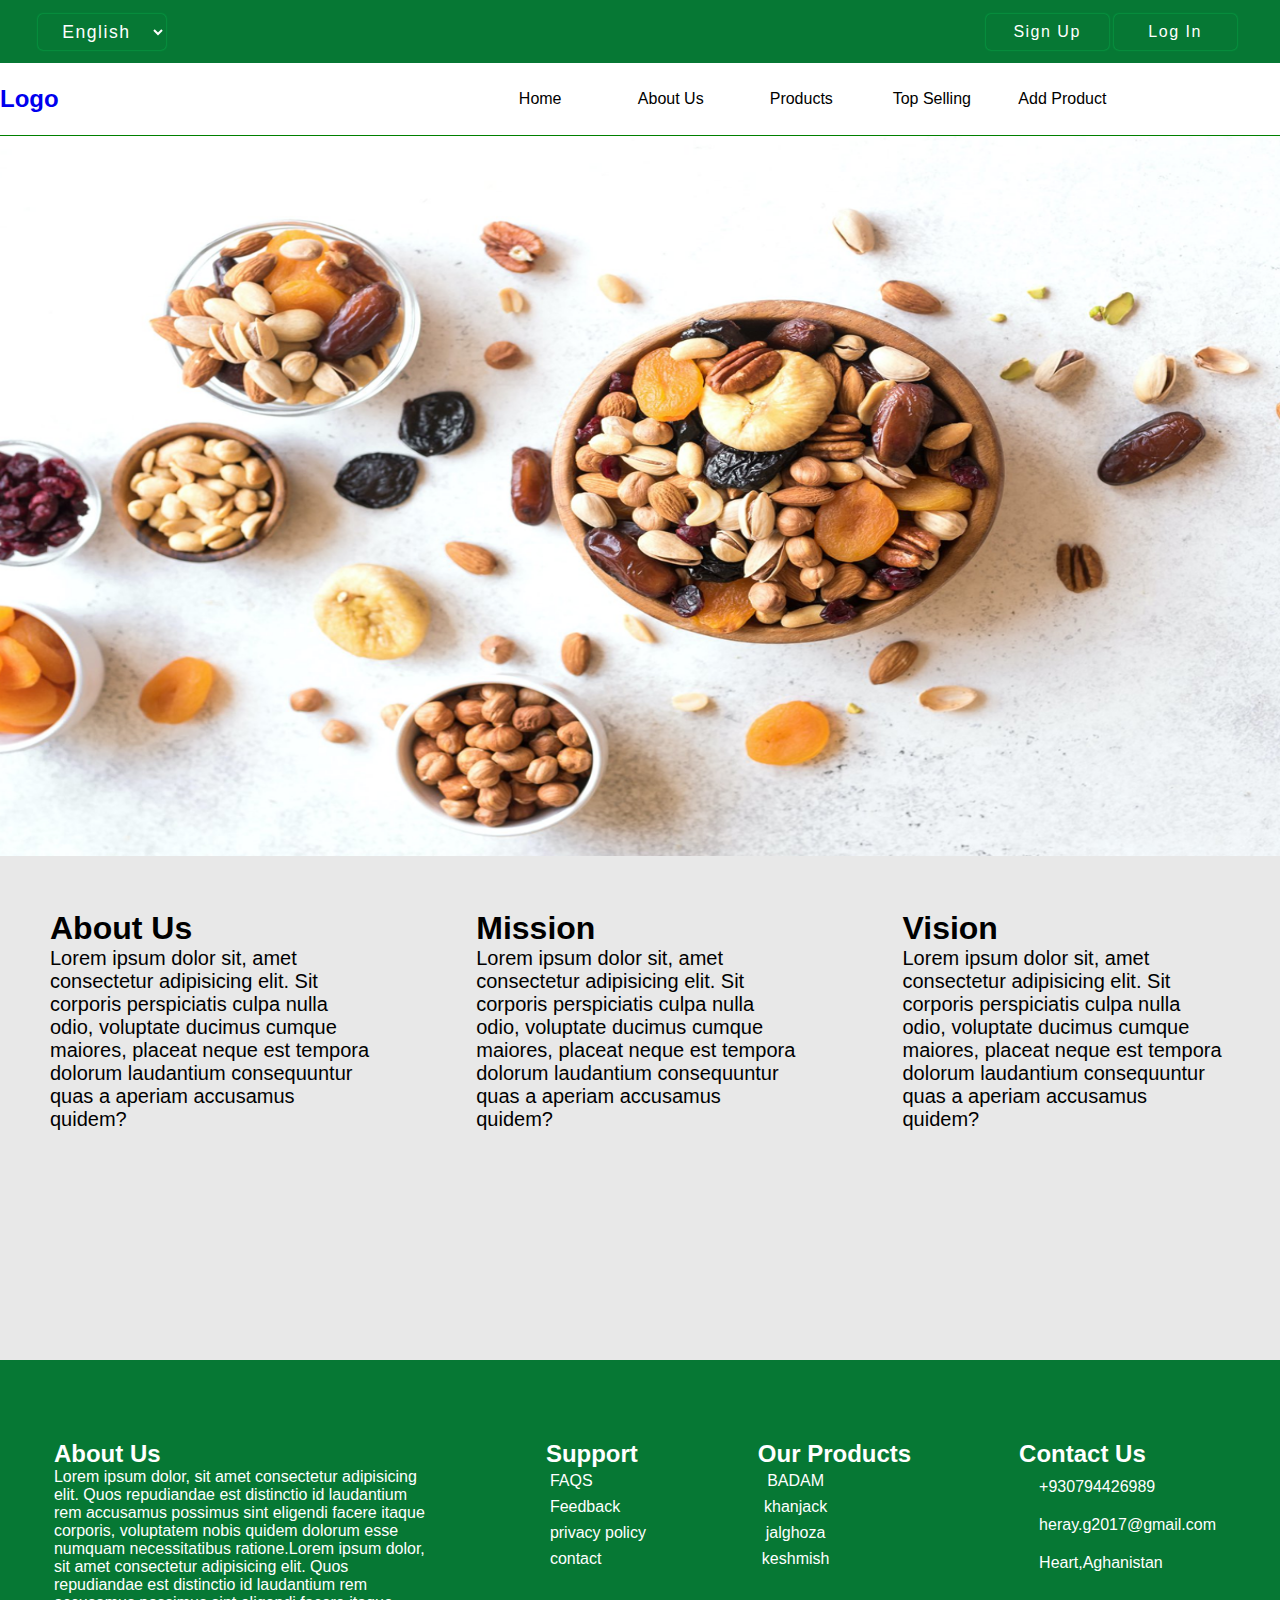
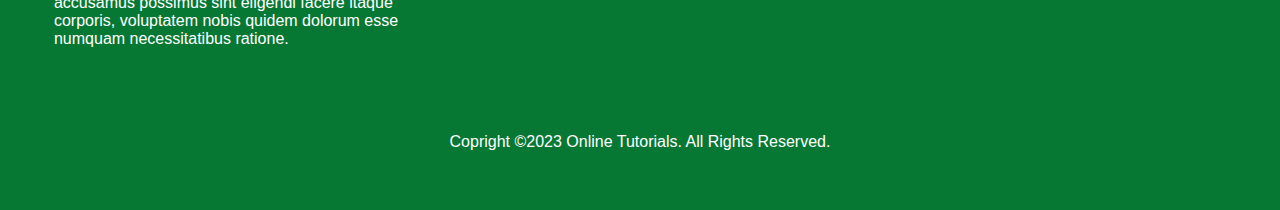
<file: AboutUs/aboutUs.html>
<!DOCTYPE html>
<html lang="en">
  <head>
    <meta charset="UTF-8" />
    <meta http-equiv="X-UA-Compatible" content="IE=edge" />
    <meta name="viewport" content="width=device-width, initial-scale=1.0" />
    <link rel="stylesheet" href="../css/style.css" />
    <title>Dry Fruits Website</title>
    <link rel="stylesheet" href="https://cdnjs.cloudflare.com/ajax/libs/font-awesome/6.4.0/css/all.min.css" integrity="sha512-iecdLmaskl7CVkqkXNQ/ZH/XLlvWZOJyj7Yy7tcenmpD1ypASozpmT/E0iPtmFIB46ZmdtAc9eNBvH0H/ZpiBw==" crossorigin="anonymous" referrerpolicy="no-referrer" />
  </head>
  <body>
    <header>
        <div id="language">
          <select>
            <option value="">English</option>
            <option value="" id="farsi">فارسی</option>
            <option value="" id="farsi">پښتو</option>
          </select>
        </div>
        <div id="login">
          <button type="button">
            <a href="../user/register.html">Sign Up</a>
          </button>
          <button type="button"><a href="../user/login.html">Log In</a></button>
        </div>
      </header>
      <section class="navbar">
        <a style="text-decoration: none;" href="../html/index.html"><h2>Logo</h2></a>
        <ul>
          <li>
          <li>
            <a href="../html/index.html">Home</a>
          </li>
          <li>
            <a href="../AboutUs/aboutUs.html">About Us</a>
          </li>
          <li>
            <a href="../products/products.html">Products</a>
          </li>
          <li>
            <a href="../top-selling/top-selling.html">Top Selling</a>
          </li>
          <li><a href="../html/addProduct.html">Add Product</a></li>
        </ul>
      </section>
    </header>
    <!-- about us html code -->
    <main >
        <section class="aboutUs">
            <div class="about-image">
                <img src="dryfruits-bg.png" alt="dry Fruit image">
            </div>

            <div class="about-cont">
                <div class="about-us">
                    <h1>About Us</h1>
                    <p>
                        Lorem ipsum dolor sit, amet consectetur adipisicing elit.
                        Sit corporis perspiciatis culpa nulla odio, voluptate ducimus
                        cumque maiores, placeat neque est tempora dolorum 
                        laudantium consequuntur quas a aperiam accusamus quidem?
                    </p>
                    <ul class="sci">
                      <li>
                        <a href="#"><i class="fa-brands fa-facebook-f"></i></a>
                      </li>
                      <li>
                        <a href="#"><i class="fa-brands fa-twitter"></i></a>
                      </li>
                      <li>
                        <a href="#"><i class="fa-brands fa-instagram"></i></a>
                      </li>
                      <li>
                        <a href="#"><i class="fa-brands fa-youtube"></i></a>
                      </li>
                    </ul>
                </div>
                <div class="about-us">
                    <h1>Mission</h1>
                    <p>
                        Lorem ipsum dolor sit, amet consectetur adipisicing elit.
                        Sit corporis perspiciatis culpa nulla odio, voluptate ducimus
                        cumque maiores, placeat neque est
                        tempora dolorum laudantium consequuntur quas a aperiam accusamus quidem?
                    </p>
                </div>

                <div class="about-us">
            
                    <h1>Vision</h1>
                    <p>
                        Lorem ipsum dolor sit, amet consectetur adipisicing elit.
                        Sit corporis perspiciatis culpa nulla odio, voluptate ducimus
                        cumque maiores, placeat neque est
                        tempora dolorum laudantium consequuntur quas a aperiam accusamus quidem?
                    </p>
                </div>
           </div>
        </section>
    </main>

    <footer>
        <section class="container" >
      <section class="sec-aboutus">
        <h2>About Us</h2>
        <p>
          Lorem ipsum dolor, sit amet consectetur adipisicing elit. Quos
          repudiandae est distinctio id laudantium rem accusamus possimus sint
          eligendi facere itaque corporis, voluptatem nobis quidem dolorum esse
          numquam necessitatibus ratione.Lorem ipsum dolor, sit amet consectetur adipisicing elit. Quos
          repudiandae est distinctio id laudantium rem accusamus possimus sint
          eligendi facere itaque corporis, voluptatem nobis quidem dolorum esse
          numquam necessitatibus ratione.
        </p>
        <ul class="social">
          <li>
            <a href="#"><i class="fa-brands fa-facebook-f"></i></a>
          </li>
          <li>
            <a href="#"><i class="fa-brands fa-twitter"></i></a>
          </li>
          <li>
            <a href="#"><i class="fa-brands fa-instagram"></i></a>
          </li>
          <li>
            <a href="#"><i class="fa-brands fa-youtube"></i></a>
          </li>
        </ul>
      </section>
      <section class="sec-quicklinks">
        <h2>Support</h2>
        <ul>
          <li><a href="../FAQS/faqs.html">FAQS</a></li>
          <li><a href="../Feedbackp/feedbackP.html">Feedback</a></li>
          <li><a href="../privacy/privacy.html">privacy policy</a></li>
          <li><a href="#">contact</a></li>
        </ul>
      </section>
      <section class="sec-products">
        <h2>Our Products</h2>
        <ul>
          <li><a href="#">BADAM</a></li>
          <li><a href="#">khanjack</a></li>
          <li><a href="#">jalghoza</a></li>
          <li><a href="#">keshmish</a></li>
        </ul>
      </section>
      <section class="sec-contactus">
        <h2>Contact Us</h2>
        <ul class="info">
          <li>
           <i class="fa-solid fa-phone"></i>
           <a href="Tel:+930794426989">+930794426989</a>
          </li>
          <li>
            <i class="fa-solid fa-envelope"></i>
            <a href="mailto:nasahc99@gmail.com">heray.g2017@gmail.com</a>
          </li>
          <li>
            <i class="fa-solid fa-location-dot"></i>
            <p class="address">Heart,Aghanistan</p>
          </li>
        </ul>
      </section>
    </section>
      <section class="copyrightText">
        <p>Copright ©2023 Online Tutorials. All Rights Reserved.</p>
      </section>
    </footer>
  </body>
</html>
</file>
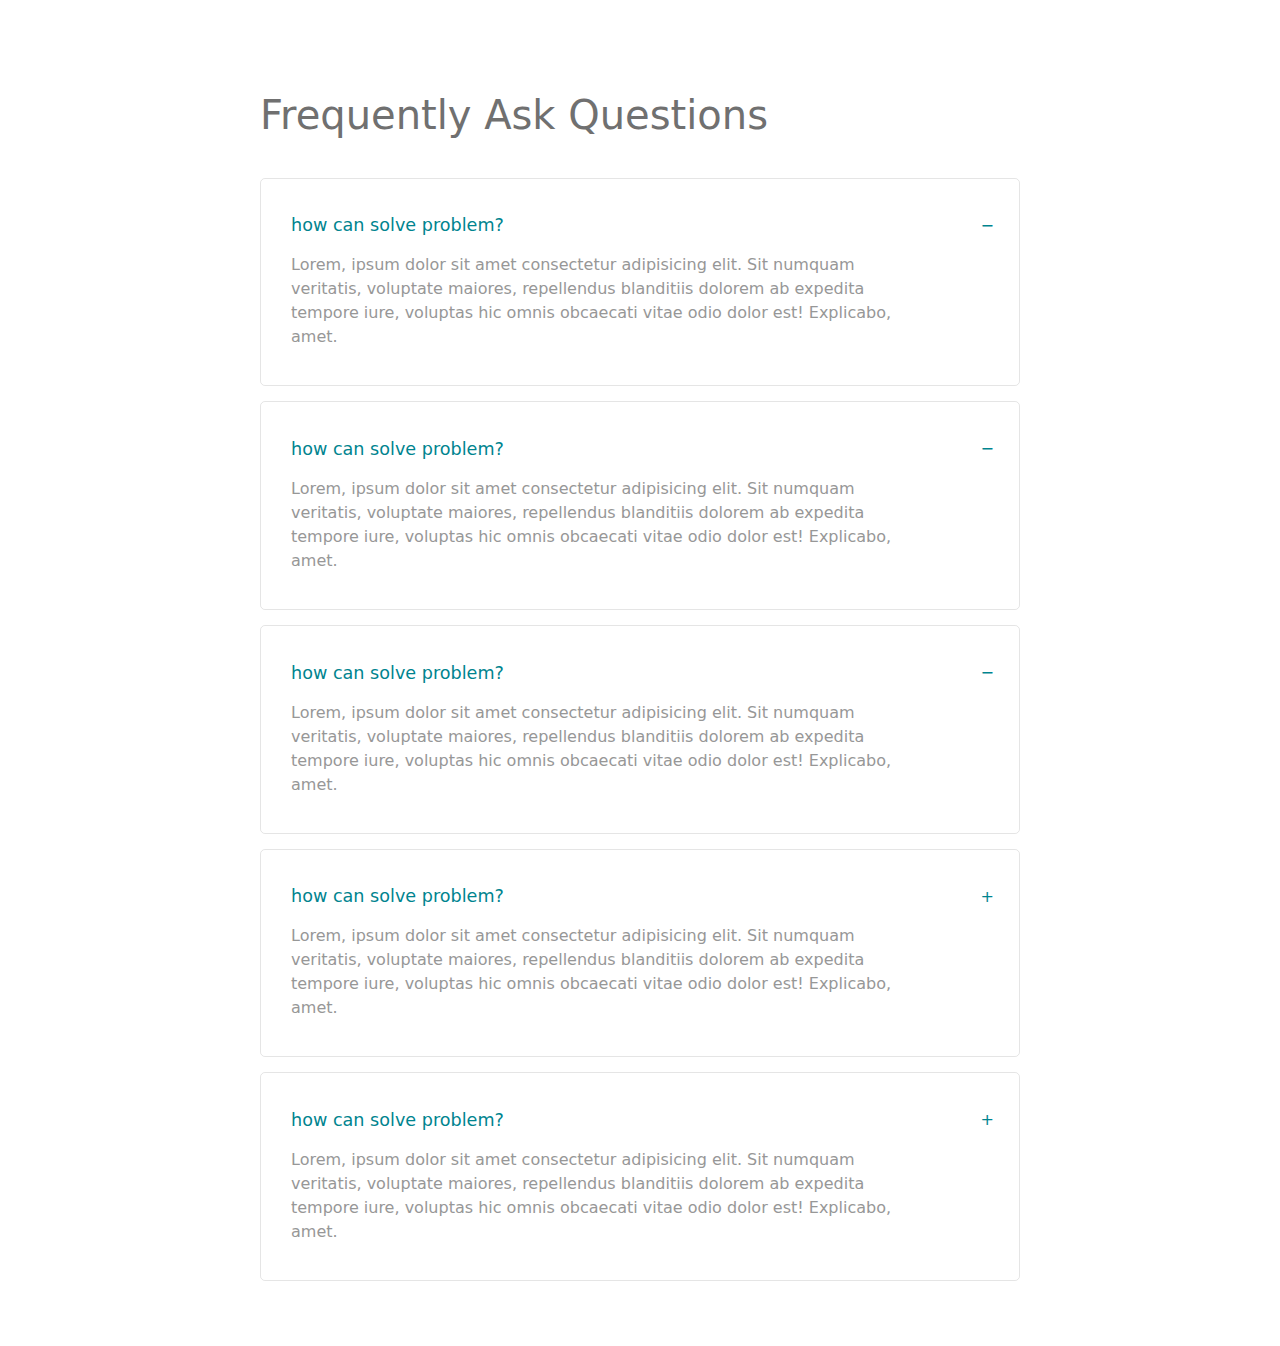
<file: FAQS/faqs.html>
<!DOCTYPE html>
<html lang="en">
<head>
    <meta charset="UTF-8">
    <meta name="viewport" content="width=device-width, initial-scale=1.0">
    <title>Frequently Asked Questions</title>
    <link rel="stylesheet" href="styleff.css">
</head>
<body>
     <main>
        <h1>Frequently Ask Questions</h1><!-- Faqs 1 -->
        <div class="frq open">
            <div class="faq_text">
                <h2>how can solve problem?</h2>
                <p>Lorem, ipsum dolor sit amet consectetur adipisicing elit. Sit numquam veritatis,
                     voluptate maiores, repellendus blanditiis dolorem ab expedita tempore iure,
                    voluptas hic omnis obcaecati vitae odio dolor est! Explicabo, amet.</p>
            </div>
            <span class="btn">&#8722;</span>
    
        </div><!-- Faqs 1 end -->

        <!-- Faqs 2 -->
        <div class="frq open">
            <div class="faq_text">
                <h2>how can solve problem?</h2>
                <p>Lorem, ipsum dolor sit amet consectetur adipisicing elit. Sit numquam veritatis,
                     voluptate maiores, repellendus blanditiis dolorem ab expedita tempore iure,
                    voluptas hic omnis obcaecati vitae odio dolor est! Explicabo, amet.</p>
            </div>
            <span class="btn">&#8722;</span>
    
        </div><!-- Faqs 2 end -->

        <!-- Faqs 3 -->
        <div class="frq open">
            <div class="faq_text">
                <h2>how can solve problem?</h2>
                <p>Lorem, ipsum dolor sit amet consectetur adipisicing elit. Sit numquam veritatis,
                     voluptate maiores, repellendus blanditiis dolorem ab expedita tempore iure,
                    voluptas hic omnis obcaecati vitae odio dolor est! Explicabo, amet.</p>
            </div>
            <span class="btn">&#8722;</span>
    
        </div><!-- Faqs 3 end -->

        <!-- Faqs 4 -->
        <div class="frq open">
            <div class="faq_text">
                <h2>how can solve problem?</h2>
                <p>Lorem, ipsum dolor sit amet consectetur adipisicing elit. Sit numquam veritatis,
                     voluptate maiores, repellendus blanditiis dolorem ab expedita tempore iure,
                    voluptas hic omnis obcaecati vitae odio dolor est! Explicabo, amet.</p>
            </div>
            <span class="btn">&#43;</span>
    
        </div><!-- Faqs 4 end -->

        
        <div class="frq open"><!-- Faqs 5 -->
            <div class="faq_text">
                <h2>how can solve problem?</h2>
                <p>Lorem, ipsum dolor sit amet consectetur adipisicing elit. Sit numquam veritatis,
                     voluptate maiores, repellendus blanditiis dolorem ab expedita tempore iure,
                    voluptas hic omnis obcaecati vitae odio dolor est! Explicabo, amet.</p>
            </div>
            <span class="btn">&#43;</span>
    
        </div><!-- Faqs 5 end -->
     </main>
</body>
</html>
</file>
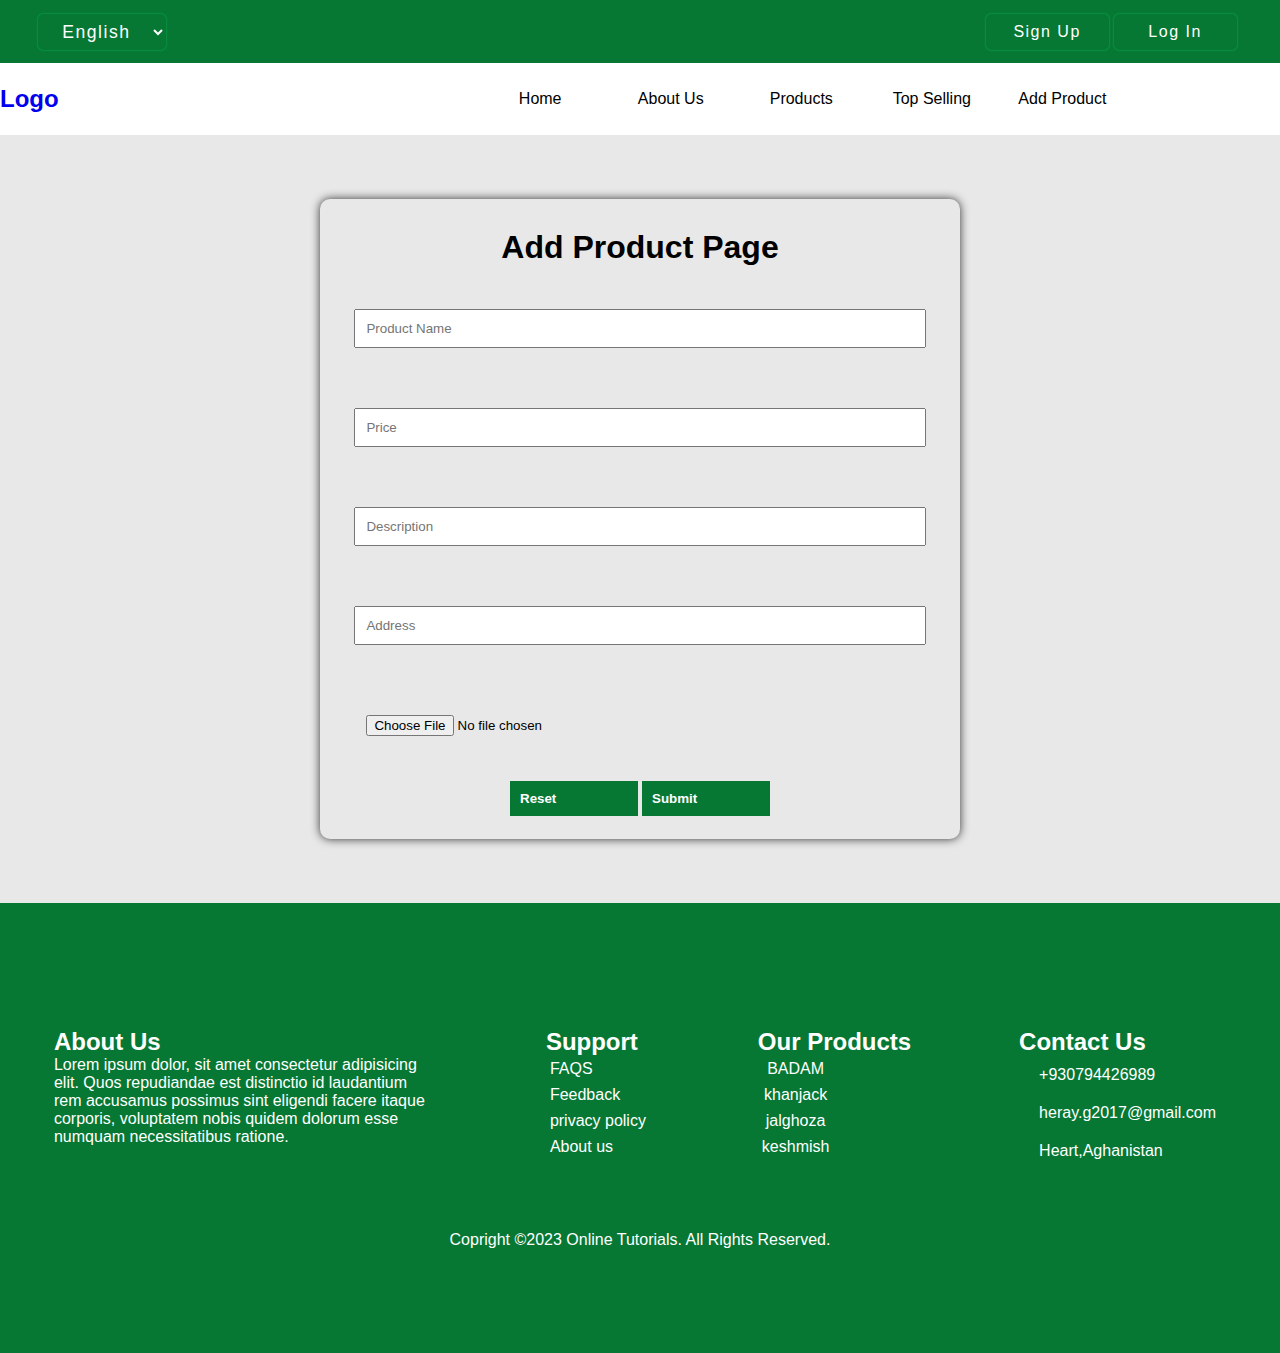
<file: html/addProduct.html>
<!DOCTYPE html>
<html lang="en">
  <head>
    <meta charset="UTF-8" />
    <meta http-equiv="X-UA-Compatible" content="IE=edge" />
    <meta name="viewport" content="width=device-width, initial-scale=1.0" />
    <link rel="stylesheet" href="../css/style.css" />
    <title>Dry Fruits Website</title>
    <link rel="stylesheet" href="https://cdnjs.cloudflare.com/ajax/libs/font-awesome/6.4.0/css/all.min.css" integrity="sha512-iecdLmaskl7CVkqkXNQ/ZH/XLlvWZOJyj7Yy7tcenmpD1ypASozpmT/E0iPtmFIB46ZmdtAc9eNBvH0H/ZpiBw==" crossorigin="anonymous" referrerpolicy="no-referrer" />
  </head>
  <body>
    <header>
        <div id="language">
          <!-- <i class="fa-sharp fa-solid fa-bars" style="color: #ecf9f8;"></i> -->
          <select>
            <option value="">English</option>
            <option value="" id="farsi">فارسی</option>
            <option value="" id="farsi">پښتو</option>
          </select>
        </div>
        <div id="login">
          <button type="button">
            <a href="../user/register.html">Sign Up</a>
          </button>
          <button type="button"><a href="../user/login.html">Log In</a></button>
        </div>
      </header>
      <section class="navbar">
        <!-- <img src="../images/logo2.jpg" alt="" class="logo"> -->
        <a style="text-decoration: none;" href="../html/index.html"><h2>Logo</h2></a>
        <ul>
          <li>
          <li>
            <a href="./index.html">Home</a>
          </li>
          <li>
            <a href="../AboutUs/aboutUs.html">About Us</a>
          </li>
          <li>
            <a href="../products/products.html">Products</a>
          </li>
          <li>
            <a href="../top-selling/top-selling.html">Top Selling</a>
          </li>
          <li><a href="./addProduct.html">Add Product</a></li>
        </ul>
      </section>
    </header>

    <div class="add-product">
      <h1>Add Product Page</h1>
      <form class="add-form" id="add-prd-form" action="../html/index.html" method="get" >
        <!-- <label for="product-name">Product Name</label> -->
        <input type="text" id="product-name" placeholder="Product Name" />
        <p id="showError"></p>
        <!-- <label for="price">Price</label> -->
        <input type="number" id="price" placeholder="Price" />
        <p id="showError"></p>
        <!-- <label for="description">Description</label> -->
        <input type="text" name="" id="product-description" placeholder="Description" />
        <p id="showError"></p>
        <!-- <label for="address">Address</label> -->
        <input type="text" id="address" placeholder="Address" />
        <p id="showError"></p>
        <!-- <label for="image">image</label> -->
        <input type="file" id="image" />
        <div class="btn">
          <input type="reset" />
          <input type="submit" />
        </div>
      </form>
    </div>
    <script src="../javascript/addProductFormValidation.js"></script>


    <footer>
        <section class="container" >
      <section class="sec-aboutus">
        <h2>About Us</h2>
        <p>
          Lorem ipsum dolor, sit amet consectetur adipisicing elit. Quos
          repudiandae est distinctio id laudantium rem accusamus possimus sint
          eligendi facere itaque corporis, voluptatem nobis quidem dolorum esse
          numquam necessitatibus ratione.
        </p>
        <ul class="sci">
          <li>
            <a href="#"><i class="fa-brands fa-facebook-f"></i></a>
          </li>
          <li>
            <a href="#"><i class="fa-brands fa-twitter"></i></a>
          </li>
          <li>
            <a href="#"><i class="fa-brands fa-instagram"></i></a>
          </li>
          <li>
            <a href="#"><i class="fa-brands fa-youtube"></i></a>
          </li>
        </ul>
      </section>
      <section class="sec-quicklinks">
        <h2>Support</h2>
        <ul>
          <li><a href="../FAQS/faqs.html">FAQS</a></li>
          <li><a href="../Feedbackp/feedbackP.html">Feedback</a></li>
          <li><a href="../privacy/privacy.html">privacy policy</a></li>
          <li><a href="../AboutUs/aboutUs.html">About us</a></li>
        </ul>
      </section>
      <section class="sec-products">
        <h2>Our Products</h2>
        <ul>
          <li><a href="#">BADAM</a></li>
          <li><a href="#">khanjack</a></li>
          <li><a href="#">jalghoza</a></li>
          <li><a href="#">keshmish</a></li>
        </ul>
      </section>
      <section class="sec-contactus">
        <h2>Contact Us</h2>
        <ul class="info">
          <li>
           <i class="fa-solid fa-phone"></i>
           <a href="Tel:+930794426989">+930794426989</a>
          </li>
          <li>
            <i class="fa-solid fa-envelope"></i>
            <a href="mailto:nasahc99@gmail.com">heray.g2017@gmail.com</a>
          </li>
          <li>
            <i class="fa-solid fa-location-dot"></i>
            <p class="address">Heart,Aghanistan</p>
          </li>
        </ul>
      </section>
    </section>
      <section class="copyrightText">
        <p>Copright ©2023 Online Tutorials. All Rights Reserved.</p>
      </section>
    </footer>
    <script src="../javascript/script.js">
    </script>
  </body>
</html>
</file>
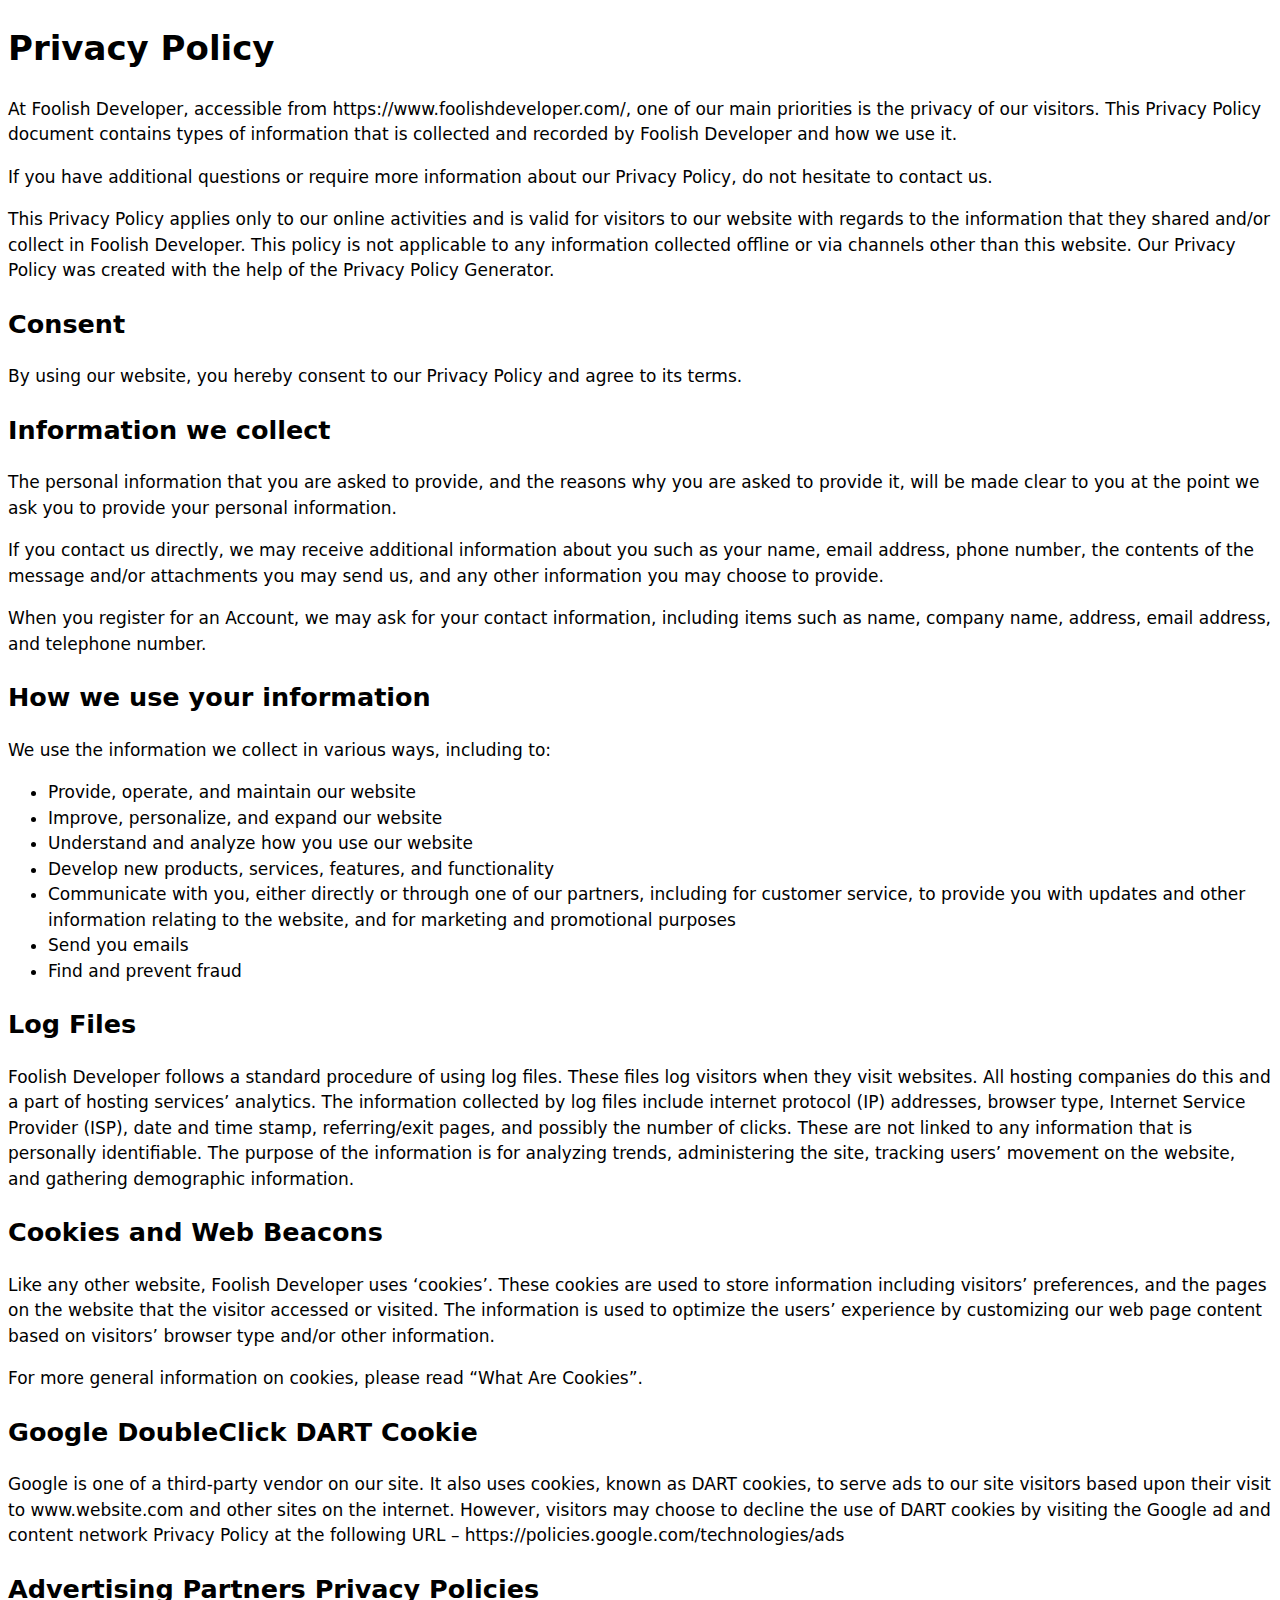
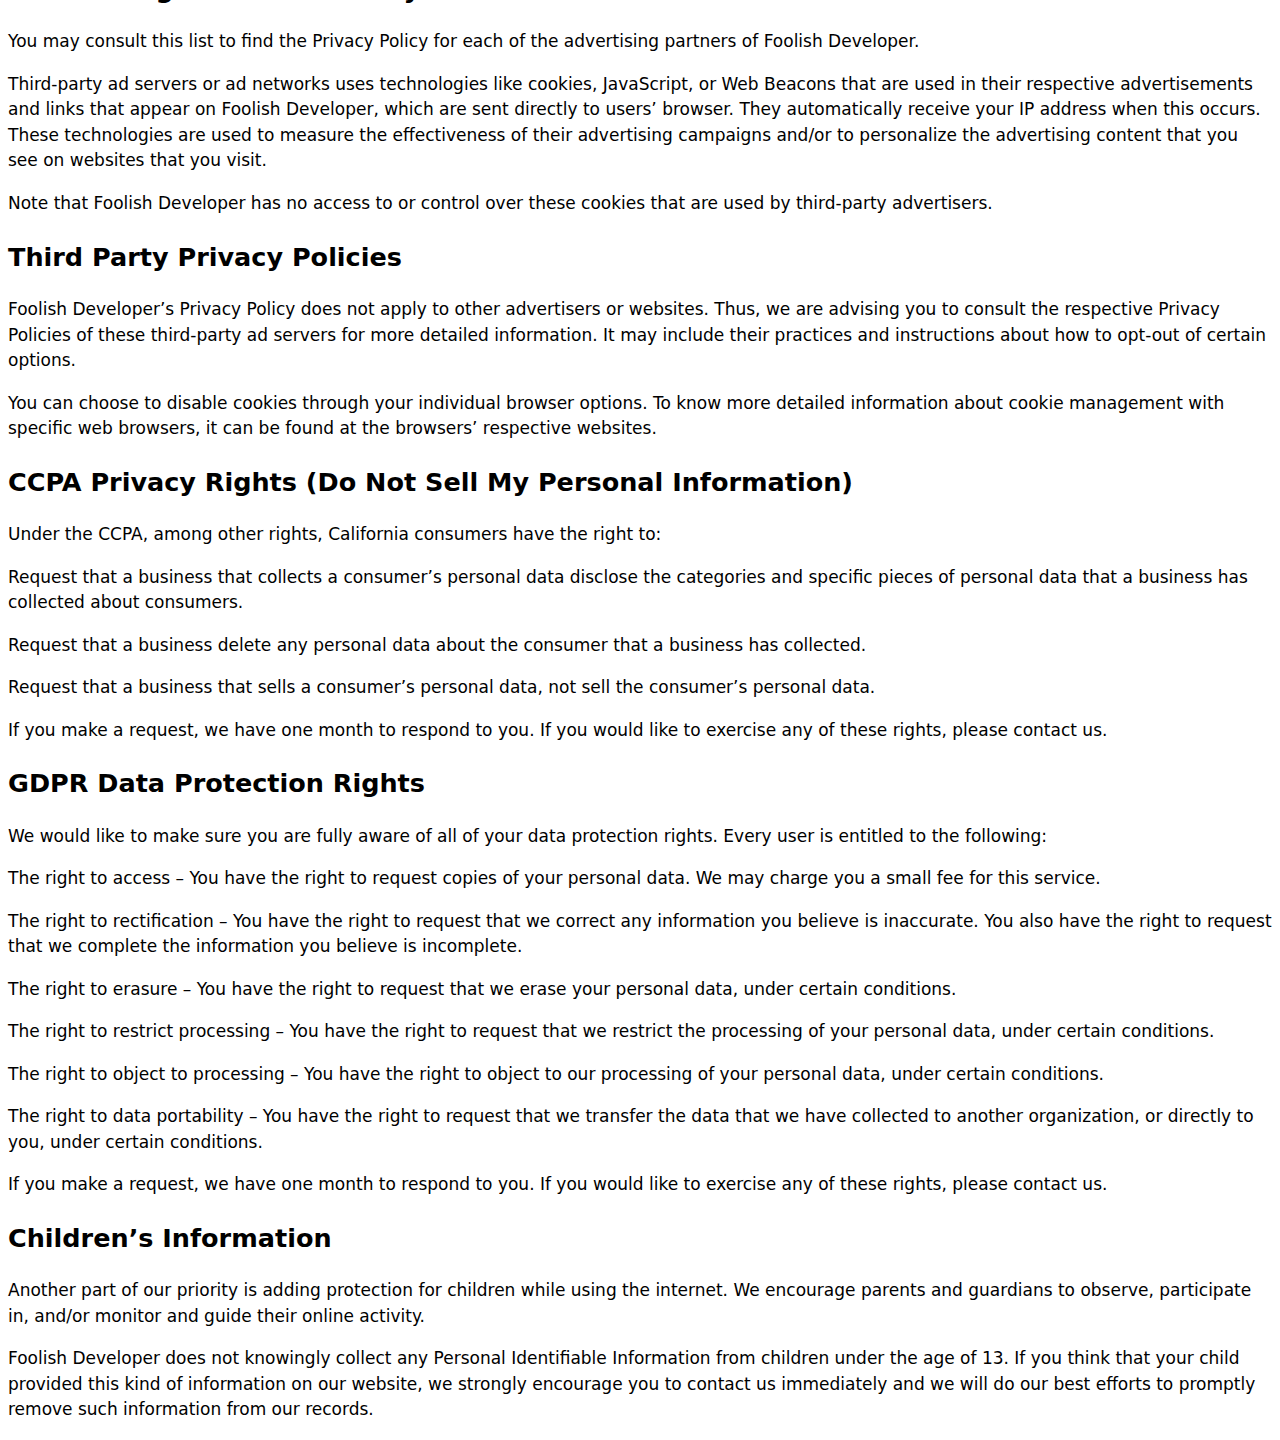
<file: privacy/privacy.html>
<!DOCTYPE html>
<html lang="en">
<head>
    <meta charset="UTF-8">
    <meta name="viewport" content="width=device-width, initial-scale=1.0">
    <title>Privacy Policy</title>
    <link rel="stylesheet" href="stylepp.css">
</head>
<body>
    <div class="inside-article">
		
        <header class="entry-header" aria-label="Content">
            <h1 class="entry-title" itemprop="headline">Privacy Policy</h1>			</header>

        
    <div class="entry-content" itemprop="text">
        <p>At Foolish Developer, accessible from https://www.foolishdeveloper.com/, one of our main priorities is the privacy of our visitors. This Privacy Policy document contains types of information that is collected and recorded by Foolish Developer and how we use it.</p>
<p>If you have additional questions or require more information about our Privacy Policy, do not hesitate to contact us.</p>
<p>This Privacy Policy applies only to our online activities and is valid for visitors to our website with regards to the information that they shared and/or collect in Foolish Developer. This policy is not applicable to any information collected offline or via channels other than this website. Our Privacy Policy was created with the help of the Privacy Policy Generator.</p>
<h2>Consent</h2>
<p>By using our website, you hereby consent to our Privacy Policy and agree to its terms.</p>
<h2>Information we collect</h2>
<p>The personal information that you are asked to provide, and the reasons why you are asked to provide it, will be made clear to you at the point we ask you to provide your personal information.</p>
<p>If you contact us directly, we may receive additional information about you such as your name, email address, phone number, the contents of the message and/or attachments you may send us, and any other information you may choose to provide.</p>
<p>When you register for an Account, we may ask for your contact information, including items such as name, company name, address, email address, and telephone number.</p>
<h2>How we use your information</h2>
<p>We use the information we collect in various ways, including to:</p>
<ul>
<li>Provide, operate, and maintain our website</li>
<li>Improve, personalize, and expand our website</li>
<li>Understand and analyze how you use our website</li>
<li>Develop new products, services, features, and functionality</li>
<li>Communicate with you, either directly or through one of our partners, including for customer service, to provide you with updates and other information relating to the website, and for marketing and promotional purposes</li>
<li>Send you emails</li>
<li>Find and prevent fraud</li>
</ul>
<h2>Log Files</h2>
<p>Foolish Developer follows a standard procedure of using log files. These files log visitors when they visit websites. All hosting companies do this and a part of hosting services’ analytics. The information collected by log files include internet protocol (IP) addresses, browser type, Internet Service Provider (ISP), date and time stamp, referring/exit pages, and possibly the number of clicks. These are not linked to any information that is personally identifiable. The purpose of the information is for analyzing trends, administering the site, tracking users’ movement on the website, and gathering demographic information.</p>
<h2>Cookies and Web Beacons</h2>
<p>Like any other website, Foolish Developer uses ‘cookies’. These cookies are used to store information including visitors’ preferences, and the pages on the website that the visitor accessed or visited. The information is used to optimize the users’ experience by customizing our web page content based on visitors’ browser type and/or other information.</p>
<p>For more general information on cookies, please read “What Are Cookies”.</p>
<h2>Google DoubleClick DART Cookie</h2>
<p>Google is one of a third-party vendor on our site. It also uses cookies, known as DART cookies, to serve ads to our site visitors based upon their visit to www.website.com and other sites on the internet. However, visitors may choose to decline the use of DART cookies by visiting the Google ad and content network Privacy Policy at the following URL – https://policies.google.com/technologies/ads</p>
<h2>Advertising Partners Privacy Policies</h2>
<p>You may consult this list to find the Privacy Policy for each of the advertising partners of Foolish Developer.</p>
<p>Third-party ad servers or ad networks uses technologies like cookies, JavaScript, or Web Beacons that are used in their respective advertisements and links that appear on Foolish Developer, which are sent directly to users’ browser. They automatically receive your IP address when this occurs. These technologies are used to measure the effectiveness of their advertising campaigns and/or to personalize the advertising content that you see on websites that you visit.</p>
<p>Note that Foolish Developer has no access to or control over these cookies that are used by third-party advertisers.</p>
<h2>Third Party Privacy Policies</h2>
<p>Foolish Developer’s Privacy Policy does not apply to other advertisers or websites. Thus, we are advising you to consult the respective Privacy Policies of these third-party ad servers for more detailed information. It may include their practices and instructions about how to opt-out of certain options.</p>
<p>You can choose to disable cookies through your individual browser options. To know more detailed information about cookie management with specific web browsers, it can be found at the browsers’ respective websites.</p>
<h2>CCPA Privacy Rights (Do Not Sell My Personal Information)</h2>
<p>Under the CCPA, among other rights, California consumers have the right to:</p>
<p>Request that a business that collects a consumer’s personal data disclose the categories and specific pieces of personal data that a business has collected about consumers.</p>
<p>Request that a business delete any personal data about the consumer that a business has collected.</p>
<p>Request that a business that sells a consumer’s personal data, not sell the consumer’s personal data.</p>
<p>If you make a request, we have one month to respond to you. If you would like to exercise any of these rights, please contact us.</p>
<h2>GDPR Data Protection Rights</h2>
<p>We would like to make sure you are fully aware of all of your data protection rights. Every user is entitled to the following:</p>
<p>The right to access – You have the right to request copies of your personal data. We may charge you a small fee for this service.</p>
<p>The right to rectification – You have the right to request that we correct any information you believe is inaccurate. You also have the right to request that we complete the information you believe is incomplete.</p>
<p>The right to erasure – You have the right to request that we erase your personal data, under certain conditions.</p>
<p>The right to restrict processing – You have the right to request that we restrict the processing of your personal data, under certain conditions.</p>
<p>The right to object to processing – You have the right to object to our processing of your personal data, under certain conditions.</p>
<p>The right to data portability – You have the right to request that we transfer the data that we have collected to another organization, or directly to you, under certain conditions.</p>
<p>If you make a request, we have one month to respond to you. If you would like to exercise any of these rights, please contact us.</p>
<h2>Children’s Information</h2>
<p>Another part of our priority is adding protection for children while using the internet. We encourage parents and guardians to observe, participate in, and/or monitor and guide their online activity.</p>
<p>Foolish Developer does not knowingly collect any Personal Identifiable Information from children under the age of 13. If you think that your child provided this kind of information on our website, we strongly encourage you to contact us immediately and we will do our best efforts to promptly remove such information from our records.</p>
    </div>

        </div>
</body>
</html>
</file>
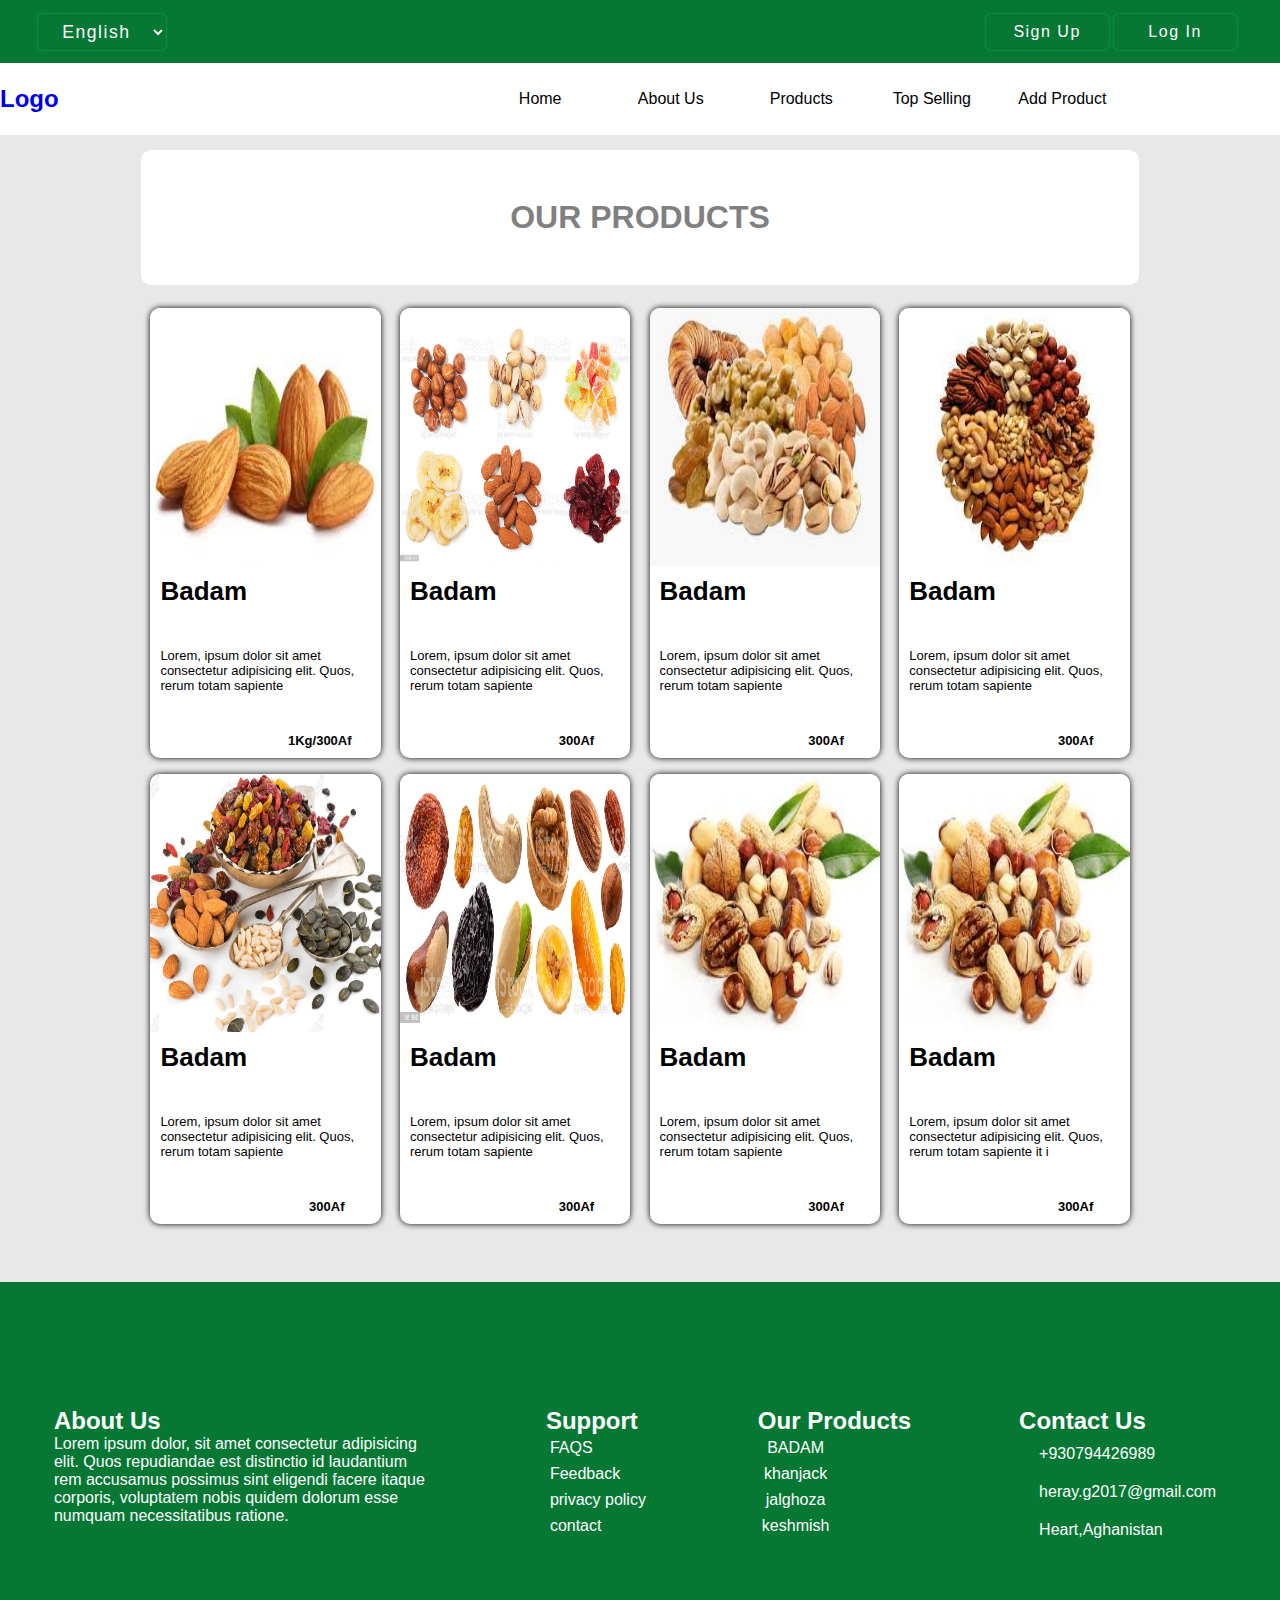
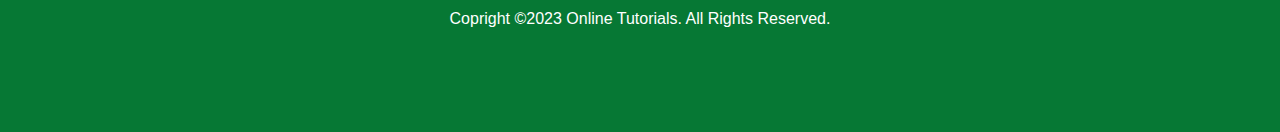
<file: products/products.html>
<!DOCTYPE html>
<html lang="en">
  <head>
    <meta charset="UTF-8" />
    <meta http-equiv="X-UA-Compatible" content="IE=edge" />
    <meta name="viewport" content="width=device-width, initial-scale=1.0" />
    <link rel="stylesheet" href="../css/style.css" />
    <title>Dry Fruits Website</title>
    <link rel="stylesheet" href="https://cdnjs.cloudflare.com/ajax/libs/font-awesome/6.4.0/css/all.min.css" integrity="sha512-iecdLmaskl7CVkqkXNQ/ZH/XLlvWZOJyj7Yy7tcenmpD1ypASozpmT/E0iPtmFIB46ZmdtAc9eNBvH0H/ZpiBw==" crossorigin="anonymous" referrerpolicy="no-referrer" />
  </head>
  <body>
    <header>
        <div id="language">
          <select>
            <option value="">English</option>
            <option value="" id="farsi">فارسی</option>
            <option value="" id="farsi">پښتو</option>
          </select>
        </div>
        <div id="login">
          <button type="button">
            <a href="../user/register.html">Sign Up</a>
          </button>
          <button type="button"><a href="../user/login.html">Log In</a></button>
        </div>
      </header>
      <section class="navbar">
        <a style="text-decoration: none;" href="../html/index.html"><h2>Logo</h2></a>
        <ul>
          <li>
          <li>
            <a href="../html/index.html">Home</a>
          </li>
          <li>
            <a href="../AboutUs/aboutUs.html">About Us</a>
          </li>
          <li>
            <a href="../products/products.html">Products</a>
          </li>
          <li>
            <a href="../top-selling/top-selling.html">Top Selling</a>
          </li>
          <li><a href="../html/addProduct.html">Add Product</a></li>
        </ul>
      </section>
    </header>
    <main class="maim" id="maim">
      <!-- <section class="cards-title" id="products"><h1>Our Products</h1></section> -->
      <h1 class="our-products">our products</h1>
      <section class="cards" id="products">
        <div class="card">
          <img src="../images/pic10.jpeg" alt="" />
          <div class="discription">
            <h1 class="product-title">Badam</h1>
            <p class="">
              Lorem, ipsum dolor sit amet consectetur adipisicing elit. Quos,
              rerum totam sapiente
            </p>
            <div class="address-price">
              <h4 class="address">Knadahar</h4>
              <h4 class="price">1Kg/300Af</h4>
            </div>
          </div>
        </div>

        <div class="card">
          <img src="../images/good.jpg" alt="" />
          <div class="discription">
            <h1 class="product-title">Badam</h1>
            <p class="price">
              Lorem, ipsum dolor sit amet consectetur adipisicing elit. Quos,
              rerum totam sapiente
            </p>
            <div class="address-price">
              <h4 class="address">Knadahar</h4>
              <h4 class="price">300Af</h4>
            </div>
          </div>
        </div>

        <div class="card">
          <img src="../images/pic5.jpeg" alt="" />
          <div class="discription">
            <h1 class="product-title">Badam</h1>
            <p class="">
              Lorem, ipsum dolor sit amet consectetur adipisicing elit. Quos,
              rerum totam sapiente
            </p>
            <div class="address-price">
              <h4 class="address">Knadahar</h4>
              <h4 class="price">300Af</h4>
            </div>
          </div>
        </div>

        <div class="card">
          <img src="../images/pic7.jpeg" alt="" />
          <div class="discription">
            <h1 class="product-title">Badam</h1>
            <p class="">
              Lorem, ipsum dolor sit amet consectetur adipisicing elit. Quos,
              rerum totam sapiente
            </p>
            <div class="address-price">
              <h4 class="address">Knadahar</h4>
              <h4 class="price">300Af</h4>
            </div>
          </div>
        </div>

        <div class="card">
          <img src="../images/whitbg.png" alt="" />
          <div class="discription">
            <h1 class="product-title">Badam</h1>
            <p class="">
              Lorem, ipsum dolor sit amet consectetur adipisicing elit. Quos,
              rerum totam sapiente
            </p>
            <div class="address-price">
              <h4 class="address">Knadahar</h4>
              <h4 class="price">300Af</h4>
            </div>
          </div>
        </div>

        <div class="card">
          <img src="../images/favorite.jpg" alt="" />
          <div class="discription">
            <h1 class="product-title">Badam</h1>
            <p class="">
              Lorem, ipsum dolor sit amet consectetur adipisicing elit. Quos,
              rerum totam sapiente
            </p>
            <div class="address-price">
              <h4 class="address">Knadahar</h4>
              <h4 class="price">300Af</h4>
            </div>
          </div>
        </div>

        <div class="card">
          <img src="../images/pic3.jpeg" alt="" />
          <div class="discription">
            <h1 class="product-title">Badam</h1>
            <p class="">
              Lorem, ipsum dolor sit amet consectetur adipisicing elit. Quos,
              rerum totam sapiente
            </p>
            <div class="address-price">
              <h4 class="address">Knadahar</h4>
              <h4 class="price">300Af</h4>
            </div>
          </div>
        </div>

        <div class="card">
          <img src="../images/pic3.jpeg" alt="" />
          <div class="discription">
            <h1 class="product-title">Badam</h1>
            <p class="">
              Lorem, ipsum dolor sit amet consectetur adipisicing elit. Quos,
              rerum totam sapiente it i
            </p>
            <div class="address-price">
              <h4 class="address">Knadahar</h4>
              <h4 class="price">300Af</h4>
            </div>
          </div>
        </div>
      </section>
    </main>

    <footer>
        <section class="container" >
      <section class="sec-aboutus">
        <h2>About Us</h2>
        <p>
          Lorem ipsum dolor, sit amet consectetur adipisicing elit. Quos
          repudiandae est distinctio id laudantium rem accusamus possimus sint
          eligendi facere itaque corporis, voluptatem nobis quidem dolorum esse
          numquam necessitatibus ratione.
        </p>
        <ul class="sci">
          <li>
            <a href="#"><i class="fa-brands fa-facebook-f"></i></a>
          </li>
          <li>
            <a href="#"><i class="fa-brands fa-twitter"></i></a>
          </li>
          <li>
            <a href="#"><i class="fa-brands fa-instagram"></i></a>
          </li>
          <li>
            <a href="#"><i class="fa-brands fa-youtube"></i></a>
          </li>
        </ul>
      </section>
      <section class="sec-quicklinks">
        <h2>Support</h2>
        <ul>
          <li><a href="../FAQS/faqs.html">FAQS</a></li>
          <li><a href="../Feedbackp/feedbackP.html">Feedback</a></li>
          <li><a href="../privacy/privacy.html">privacy policy</a></li>
          <li><a href="#">contact</a></li>
        </ul>
      </section>
      <section class="sec-products">
        <h2>Our Products</h2>
        <ul>
          <li><a href="#">BADAM</a></li>
          <li><a href="#">khanjack</a></li>
          <li><a href="#">jalghoza</a></li>
          <li><a href="#">keshmish</a></li>
        </ul>
      </section>
      <section class="sec-contactus">
        <h2>Contact Us</h2>
        <ul class="info">
          <li>
           <i class="fa-solid fa-phone"></i>
           <a href="Tel:+930794426989">+930794426989</a>
          </li>
          <li>
            <i class="fa-solid fa-envelope"></i>
            <a href="mailto:nasahc99@gmail.com">heray.g2017@gmail.com</a>
          </li>
          <li>
            <i class="fa-solid fa-location-dot"></i>
            <p class="address">Heart,Aghanistan</p>
          </li>
        </ul>
      </section>
    </section>
      <section class="copyrightText">
        <p>Copright ©2023 Online Tutorials. All Rights Reserved.</p>
      </section>
    </footer>
  </body>
</html>
</file>
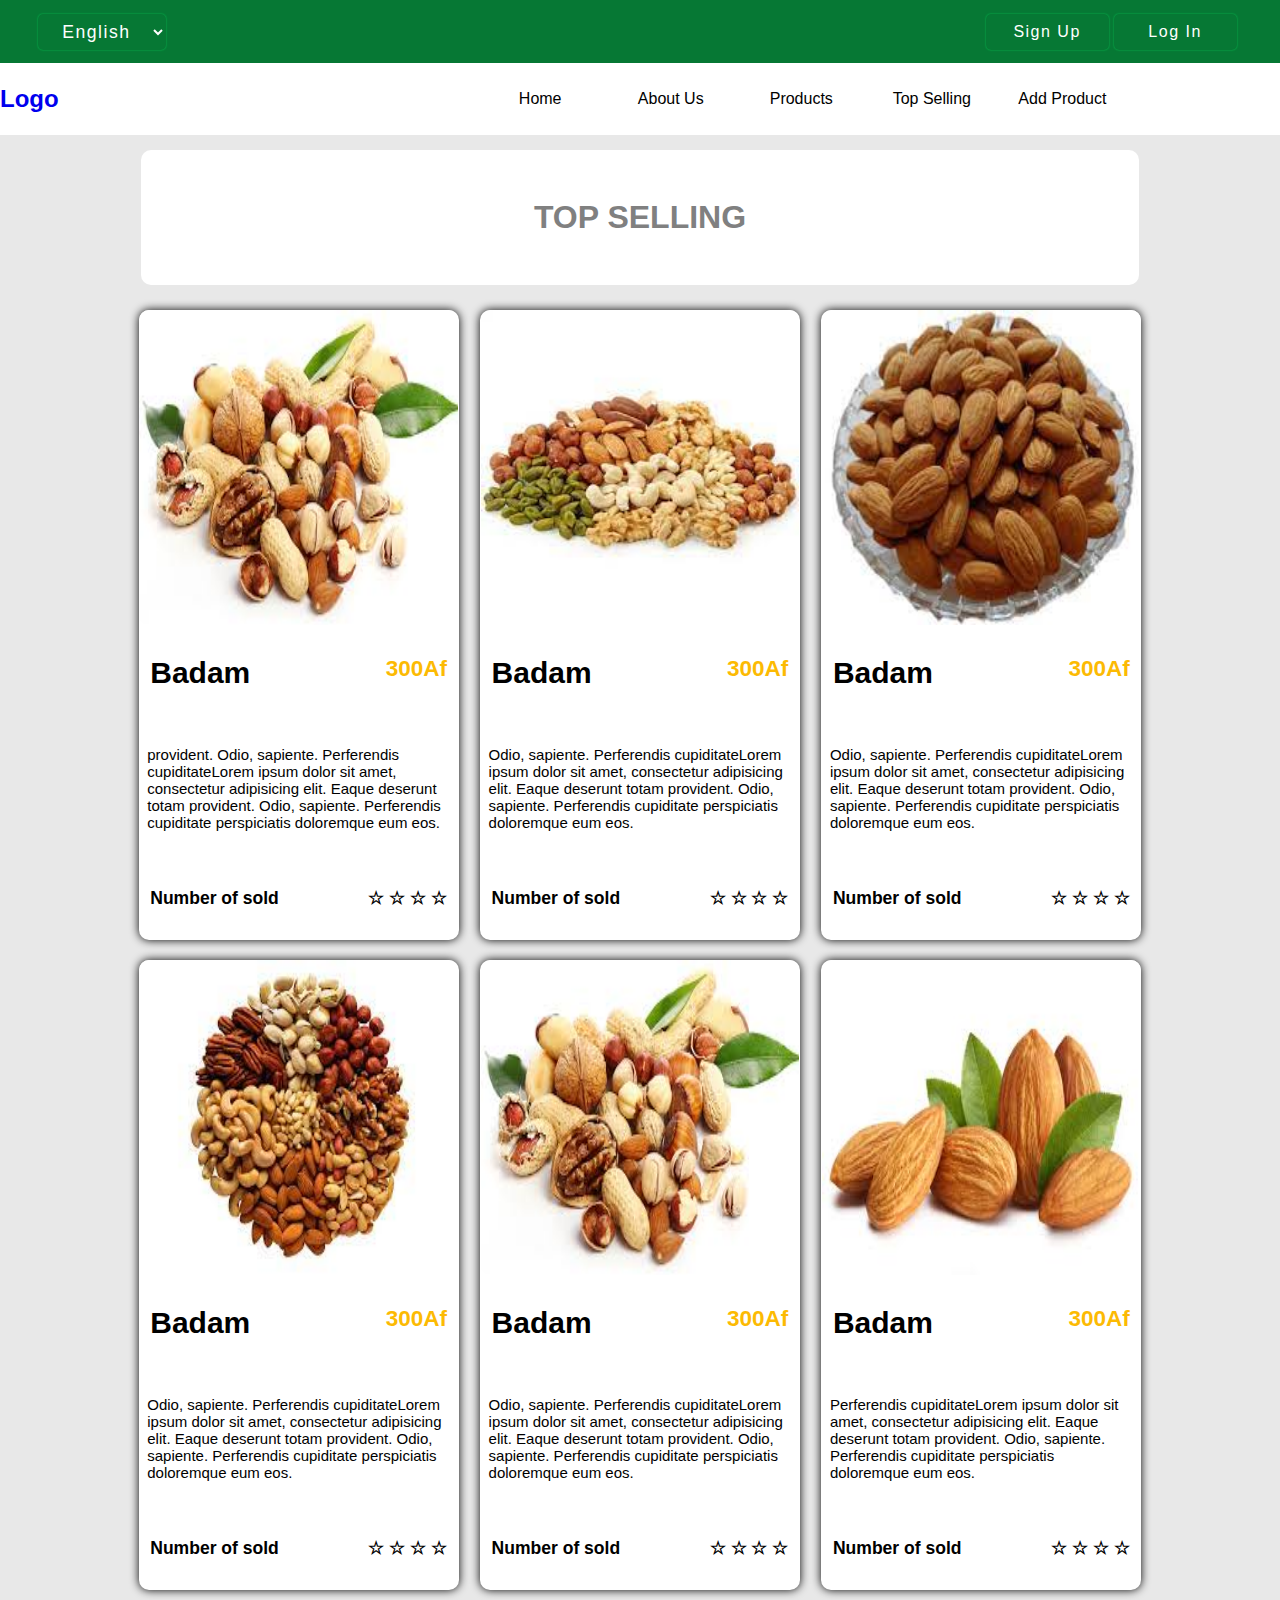
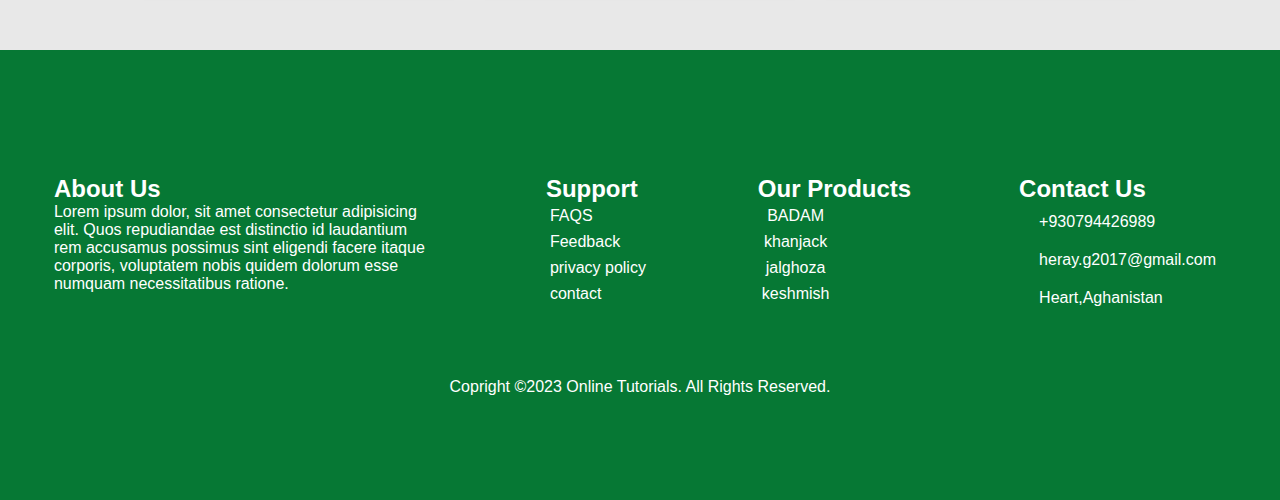
<file: top-selling/top-selling.html>
<!DOCTYPE html>
<html lang="en">
  <head>
    <meta charset="UTF-8" />
    <meta http-equiv="X-UA-Compatible" content="IE=edge" />
    <meta name="viewport" content="width=device-width, initial-scale=1.0" />
    <link rel="stylesheet" href="../css/style.css" />
    <title>Dry Fruits Website</title>
    <link rel="stylesheet" href="https://cdnjs.cloudflare.com/ajax/libs/font-awesome/6.4.0/css/all.min.css" integrity="sha512-iecdLmaskl7CVkqkXNQ/ZH/XLlvWZOJyj7Yy7tcenmpD1ypASozpmT/E0iPtmFIB46ZmdtAc9eNBvH0H/ZpiBw==" crossorigin="anonymous" referrerpolicy="no-referrer" />
  </head>
  <body>
    <header>
        <div id="language">
          <select>
            <option value="">English</option>
            <option value="" id="farsi">فارسی</option>
            <option value="" id="farsi">پښتو</option>
          </select>
        </div>
        <div id="login">
          <button type="button">
            <a href="../user/register.html">Sign Up</a>
          </button>
          <button type="button"><a href="../user/login.html">Log In</a></button>
        </div>
      </header>
      <section class="navbar">
        <a style="text-decoration: none;" href="../html/index.html"><h2>Logo</h2></a>
        <ul>
          <li>
          <li>
            <a href="../html/index.html">Home</a>
          </li>
          <li>
            <a href="../AboutUs/aboutUs.html">About Us</a>
          </li>
          <li>
            <a href="../products/products.html">Products</a>
          </li>
          <li>
            <a href="../top-selling/top-selling.html">Top Selling</a>
          </li>
          <li><a href="../html/addProduct.html">Add Product</a></li>
        </ul>
      </section>
    </header>
    <main class="maim" id="maim">
        <h1 class="top-selling-title" style="text-transform: uppercase;">Top Selling</h1>
        <section class="top-selling" id="top-selling" >
          <div class="top-selling-cards">
            <img src="../images/pic3.jpeg" alt="Badam" />
            <div class="top-selling-content">
              <div class="price-name">
                <h1>Badam</h1>
                <h2>300Af</h2>
              </div>
              <p>
                provident. Odio, sapiente. Perferendis
                cupiditateLorem ipsum dolor sit amet, consectetur adipisicing
                elit. Eaque deserunt totam provident. Odio, sapiente. Perferendis
                cupiditate perspiciatis doloremque eum eos.
              </p>
              <div class="sold-stars">
                <h3>Number of sold</h3>
                <h3>&#9734 &#9734 &#9734 &#9734</h3>
              </div>
            </div>
          </div>
          <div class="top-selling-cards">
            <img src="../images/pic4.jpeg" alt="Badam" />
            <div class="top-selling-content">
              <div class="price-name">
                <h1>Badam</h1>
                <h2>300Af</h2>
              </div>
              <p>
                 Odio, sapiente. Perferendis
                cupiditateLorem ipsum dolor sit amet, consectetur adipisicing
                elit. Eaque deserunt totam provident. Odio, sapiente. Perferendis
                cupiditate perspiciatis doloremque eum eos.
              </p>
              <div class="sold-stars">
                <h3>Number of sold</h3>
                <h3>&#9734 &#9734 &#9734 &#9734</h3>
              </div>
            </div>
          </div>
  
          <div class="top-selling-cards">
            <img src="../images/pic11.jpeg" alt="Badam" />
            <div class="top-selling-content">
              <div class="price-name">
                <h1>Badam</h1>
                <h2>300Af</h2>
              </div>
              <p>
                Odio, sapiente. Perferendis
                cupiditateLorem ipsum dolor sit amet, consectetur adipisicing
                elit. Eaque deserunt totam provident. Odio, sapiente. Perferendis
                cupiditate perspiciatis doloremque eum eos.
              </p>
              <div class="sold-stars">
                <h3>Number of sold</h3>
                <h3>&#9734 &#9734 &#9734 &#9734</h3>
              </div>
            </div>
          </div>
  
          <div class="top-selling-cards">
            <img src="../images/pic7.jpeg" alt="Badam" />
            <div class="top-selling-content">
              <div class="price-name">
                <h1>Badam</h1>
                <h2>300Af</h2>
              </div>
              <p>
                 Odio, sapiente. Perferendis
                cupiditateLorem ipsum dolor sit amet, consectetur adipisicing
                elit. Eaque deserunt totam provident. Odio, sapiente. Perferendis
                cupiditate perspiciatis doloremque eum eos.
              </p>
              <div class="sold-stars">
                <h3>Number of sold</h3>
                <h3>&#9734 &#9734 &#9734 &#9734</h3>
              </div>
            </div>
          </div>
  
          <div class="top-selling-cards">
            <img src="../images/pic3.jpeg" alt="Badam" />
            <div class="top-selling-content">
              <div class="price-name">
                <h1>Badam</h1>
                <h2>300Af</h2>
              </div>
              <p>
                 Odio, sapiente. Perferendis
                cupiditateLorem ipsum dolor sit amet, consectetur adipisicing
                elit. Eaque deserunt totam provident. Odio, sapiente. Perferendis
                cupiditate perspiciatis doloremque eum eos.
              </p>
              <div class="sold-stars">
                <h3>Number of sold</h3>
                <h3>&#9734 &#9734 &#9734 &#9734</h3>
              </div>
            </div>
          </div>
  
          <div class="top-selling-cards">
            <img src="../images/pic10.jpeg" alt="Badam" />
            <div class="top-selling-content">
              <div class="price-name">
                <h1>Badam</h1>
                <h2>300Af</h2>
              </div>
              <p>
                 Perferendis
                cupiditateLorem ipsum dolor sit amet, consectetur adipisicing
                elit. Eaque deserunt totam provident. Odio, sapiente. Perferendis
                cupiditate perspiciatis doloremque eum eos.
              </p>
              <div class="sold-stars">
                <h3>Number of sold</h3>
                <h3>&#9734 &#9734 &#9734 &#9734</h3>
              </div>
            </div>
          </div>
        </section>
    </main>

    <footer>
        <section class="container" >
      <section class="sec-aboutus">
        <h2>About Us</h2>
        <p>
          Lorem ipsum dolor, sit amet consectetur adipisicing elit. Quos
          repudiandae est distinctio id laudantium rem accusamus possimus sint
          eligendi facere itaque corporis, voluptatem nobis quidem dolorum esse
          numquam necessitatibus ratione.
        </p>
        <ul class="sci">
          <li>
            <a href="#"><i class="fa-brands fa-facebook-f"></i></a>
          </li>
          <li>
            <a href="#"><i class="fa-brands fa-twitter"></i></a>
          </li>
          <li>
            <a href="#"><i class="fa-brands fa-instagram"></i></a>
          </li>
          <li>
            <a href="#"><i class="fa-brands fa-youtube"></i></a>
          </li>
        </ul>
      </section>
      <section class="sec-quicklinks">
        <h2>Support</h2>
        <ul>
          <li><a href="../FAQS/faqs.html">FAQS</a></li>
          <li><a href="../Feedbackp/feedbackP.html">Feedback</a></li>
          <li><a href="../privacy/privacy.html">privacy policy</a></li>
          <li><a href="#">contact</a></li>
        </ul>
      </section>
      <section class="sec-products">
        <h2>Our Products</h2>
        <ul>
          <li><a href="#">BADAM</a></li>
          <li><a href="#">khanjack</a></li>
          <li><a href="#">jalghoza</a></li>
          <li><a href="#">keshmish</a></li>
        </ul>
      </section>
      <section class="sec-contactus">
        <h2>Contact Us</h2>
        <ul class="info">
          <li>
           <i class="fa-solid fa-phone"></i>
           <a href="">+930794426989</a>
          </li>
          <li>
            <i class="fa-solid fa-envelope"></i>
            <a href="mailto:nasahc99@gmail.com">heray.g2017@gmail.com</a>
          </li>
          <li>
            <i class="fa-solid fa-location-dot"></i>
            <p class="address">Heart,Aghanistan</p>
          </li>
        </ul>
      </section>
    </section>
      <section class="copyrightText">
        <p>Copright ©2023 Online Tutorials. All Rights Reserved.</p>
      </section>
    </footer>
  </body>
</html>
</file>
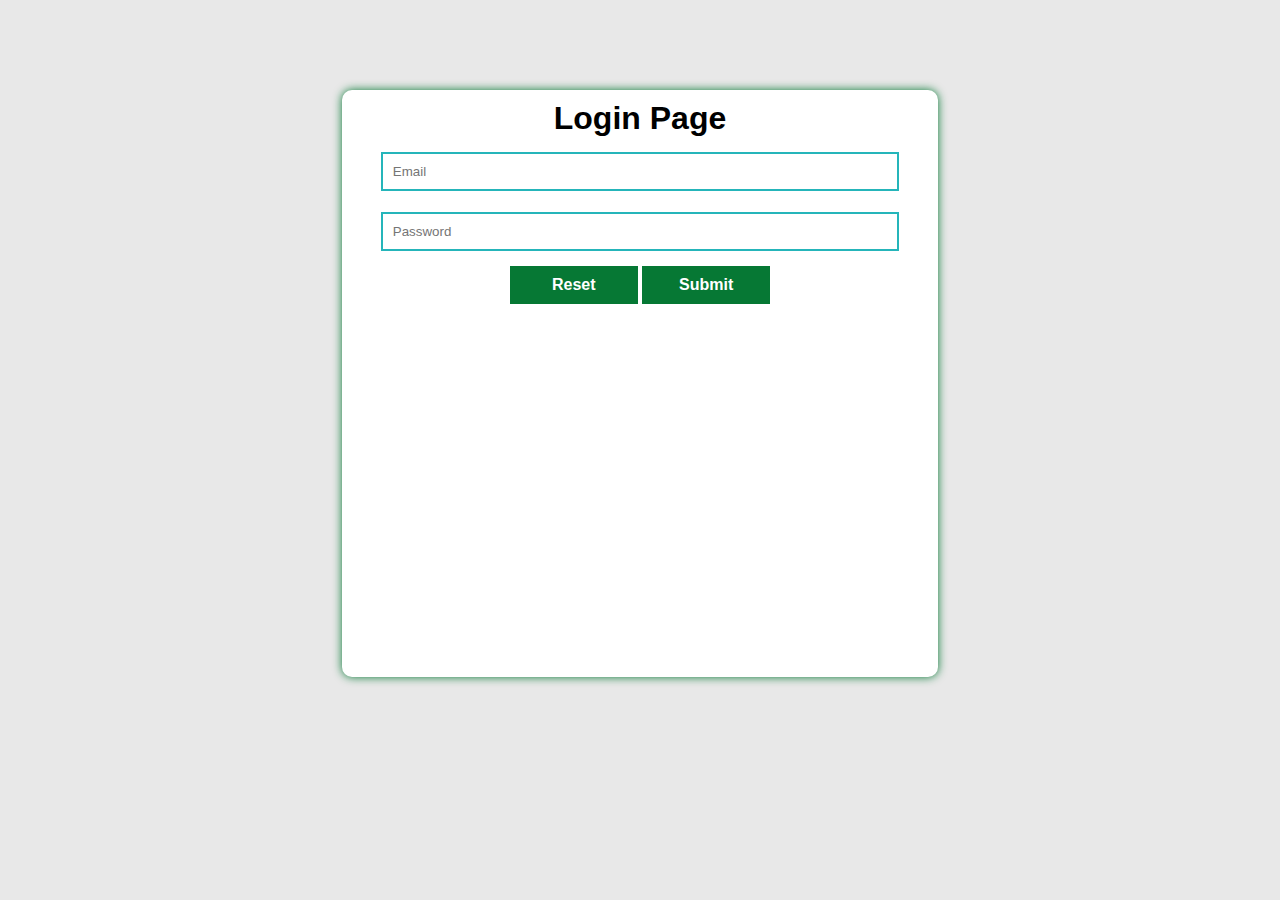
<file: user/login.html>
<!DOCTYPE html>
<html lang="en">
  <head>
    <meta charset="UTF-8" />
    <meta http-equiv="X-UA-Compatible" content="IE=edge" />
    <meta name="viewport" content="width=device-width, initial-scale=1.0" />
    <title>Login Page</title>
    <link rel="stylesheet" href="../css/style.css" />
  </head>
  <body>
    <div class="user-register">
      <h1>Login Page</h1>
      <form action="../html/index.html" id="form">
        <!-- <label for="email">email</label> -->
        <input type="text" id="login-email" name="email" placeholder="Email" />
        <p></p>
        <!-- <label for="password" >password</label> -->
        <input
          type="password"
          id="login-password"
          name="passord"
          placeholder="Password"
        />
        <p></p>
        <div class="button">
          <button type="reset">Reset</button>
          <button type="submit">Submit</button>
        </div>
      </form>
    </div>
    <script src="../javascript/loginValidation.js"></script>
  </body>
</html>
</file>
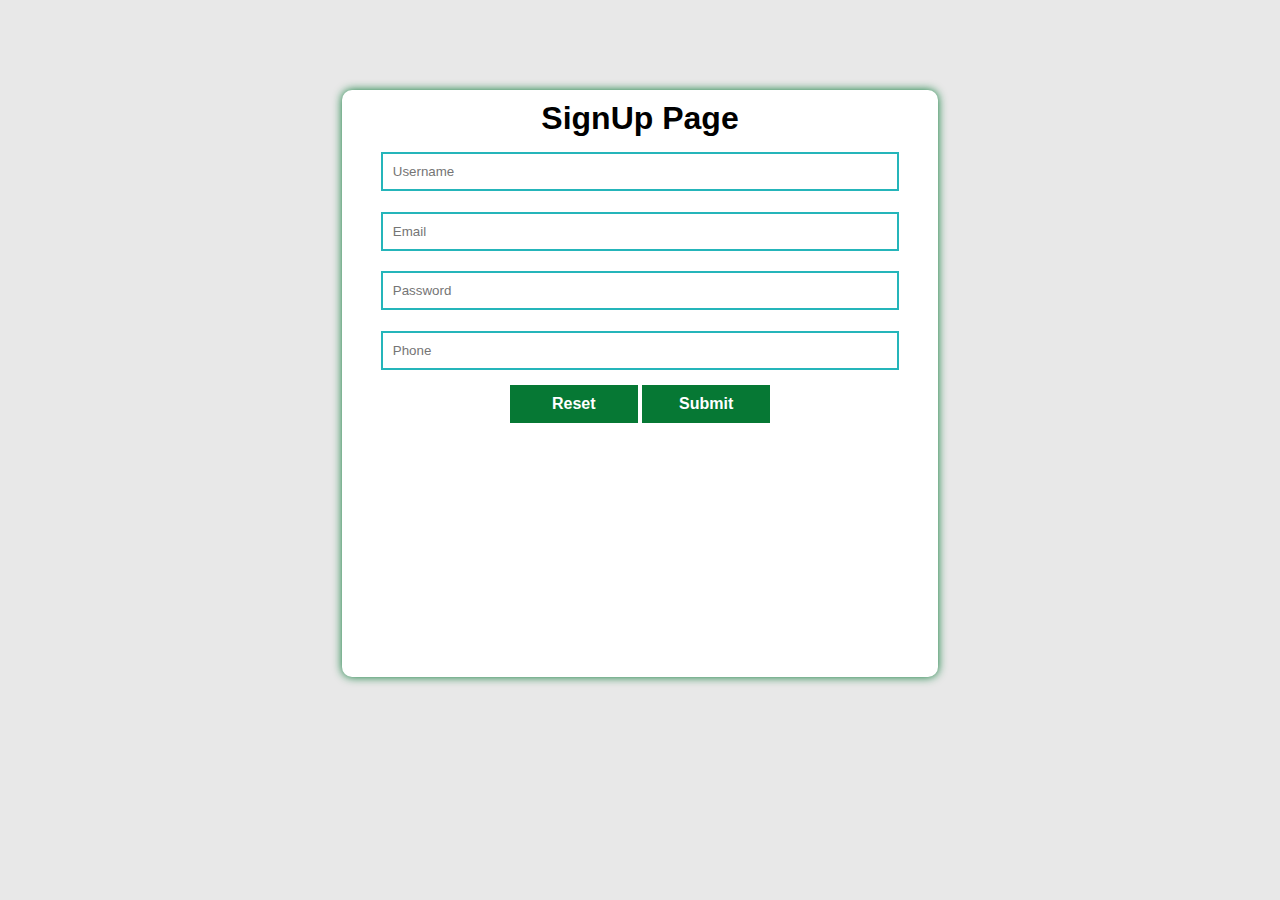
<file: user/register.html>
<!DOCTYPE html>
<html lang="en">
  <head>
    <meta charset="UTF-8" />
    <meta http-equiv="X-UA-Compatible" content="IE=edge" />
    <meta name="viewport" content="width=device-width, initial-scale=1.0" />
    <title>SignUp</title>
    <link rel="stylesheet" href="../css/style.css" />
  </head>
  <body>
    <div class="user-register">
      <h1>SignUp Page</h1>
      <form action="../html/index.html" method="get" id="form">
        <input
          type="text"
          id="username"
          name="username"
          placeholder="Username"
        />
        <p id="username-error"></p>
        <input type="text" id="email" name="email" placeholder="Email" />
        <p id="email-error"></p>
        <input
          type="password"
          id="password"
          name="passord"
          placeholder="Password"
        />
        <p id="psw-error"></p>
        <input type="tel" id="phone" name="phone" placeholder="Phone" />
        <p id="phone-error"></p>
        <div class="button">
          <button type="reset">Reset</button>
          <button type="submit">Submit</button>
        </div>
      </form>
    </div>

    <script src="../javascript/script.js"></script>
  </body>
</html>
</file>
<file: css/style.css>
* {
  margin: 0px;
  padding: 0px;
  /* box-sizing: content-box; */
  text-align: center;
}
body {
  background: #e8e8e8;
  color: black;
  font-family: Arial, Helvetica, sans-serif;
}
/*Header style*/
header {
  position: relative;
  height: 7vh;
  background-color: #067834;
  display: flex;
  justify-content: space-between;
  align-items: center;
}

/*Localization Style*/
#language {
  width: 10vw;
  position: relative;
  left: 3%;
}
#language select {
  width: 100%;
  height: 4vh;
  color: white;
  background-color: #067834;
  border: 0;
  outline: none;
  font-size: 1.1em;
  letter-spacing: 1.5px;
  border-radius: 5px;
  box-shadow: 0 0 2px #0ac756;
}

#language select option {
  color: white;
  background-color: #067834;
  font-size: 1.1em;
  letter-spacing: 1.5px;
}
#farsi {
  direction: rtl;
}

/*Sign Up and Log In Style*/
#login {
  position: relative;
  right: 3%;
  background-color: #067834;
  width: 20vw;
  display: flex;
}
@media only screen and (max-width: 700px) {
  #language {
    width: 20vw;
  }
  #login {
    width: 45vw;
  }
}
#login button {
  width: 100%;
  height: 4vh;
  background-color: #067834;
  border: 0;
  box-shadow: 0 0 2px #0ac756;
  border-radius: 5px;
  margin-right: 5px;
}
#login button a {
  text-decoration: none;
  color: white;
  font-size: 1.2em;
  letter-spacing: 1.5px;
}

/* menubar */

.navbar {
  position: sticky;
  top: 0px;
  z-index: 2;
  display: flex;
  justify-content: space-between;
  align-items: center;
  background-color: white;
}
.navbar ul {
  display: flex;
  justify-content: center;
  align-items: center;
  height: 8vh;
  background-color: white;
  top: 50px;
  width: 85%;
}

.navbar h1 {
  background-color: white;
  width: 15%;
}

.navbar ul li {
  list-style-type: none;
  width: 12%;
}
@media only screen and (max-width: 900px) {
  .navbar ul li {
    font-size: 13px;
  }
}

@media only screen and (max-width: 730px) {
  .navbar ul li {
    width: 20%;
  }
}

@media only screen and (max-width: 520px) {
  .navbar ul li {
    font-size: 10px;
  }
}

.navbar ul li a {
  text-decoration: none;
  color: black;
}
.navbar ul li a:hover {
  color: #067834;
  cursor: pointer;
}

/* castomonial */

nav .customonial {
  background-image: url("../images/background.jpg");
  background-size: cover;
  background-repeat: no-repeat;
  background-position: center center;
  width: 100%;
  height: 85vh;
}

@media only screen and (max-width: 1041px) {
  nav .customonial {
    height: 82vh;
  }
}

@media only screen and (max-width: 500px) {
  nav .customonial {
    height: 50vh;
  }

  .customonial form input {
    width: 100%;
  }
  /* .customonial .info{
    position: relative;
    bottom: 50px;
  } */
}

.customonial form {
  position: relative;
  bottom: 48%;
}
.customonial form input {
  padding: 10px;
  width: 40%;
  opacity: 0.5;
  text-align: left;
}

.customonial form button {
  padding: 10px;
  margin: 0px 0px;
  border: 1px solid gray;
  opacity: 0.5;
  font-weight: bold;
}
.customonial form button:hover {
  background-color: #333;
}

nav section div h1 {
  color: #067834;
  font-size: 5em;
  text-transform: uppercase;
  transition: all 2s;
  padding-bottom: 10%;
}

.customonial .info {
  position: relative;
  bottom: 42%;
  color: #067834;
  font-size: 1.5em;
  text-align: center;
  transition: all 3s;
  animation: forwards;
}

@media only screen and (max-width: 600px) {
  .customonial .info {
    font-size: 1em;
  }
}
.customonial .info:hover {
  transform: scale(1.5);
}

@media only screen and (max-width: 1040px) {
  nav section div h1 {
    font-size: 3em;
  }
}

@media only screen and (max-width: 1040px) {
  nav section div h1 {
    font-size: 2em;
  }
}

nav section div h1:hover {
  color: #3ab505;
  transform: scale(1.1, 1.1);
}

nav section div {
  display: flex;
  justify-content: center;
  align-items: center;
  width: 100%;
  height: 100%;
  opacity: 0.4;
}

main {
  display: flex;
  flex-direction: column;
}

/* styling for top selling */

/* main .tp-title{
  margin: 40px 0px;
  color: white;
  font-size: 5em;
} */
.top-selling {
  width: 80vw;
  margin: 0px auto;
  display: grid;
  place-items: center;
  justify-items: center;
  grid-template-columns: repeat(3, 1fr);
  /* border-bottom: 10px solid white; */
}

.top-selling .top-selling-cards {
  background-color: white;
  width: 25vw;
  height: 70vh;
  /* border: 1px solid red; */
  align-items: center;
  box-shadow: 0px 0px 10px 0px black;
  border-radius: 10px;
  margin: 10px auto;
  font-size: 15px;
  transition: all 1s;
  /* transition-duration: .5; */
}
/* ----------------------------------------------------------------------> */

.top-selling-cards:hover {
  /* transform: scale(0.8); */
  transform: scale(0.8);
}

.top-selling .top-selling-cards img {
  width: 99.5%;
  height: 50%;
  /* border: 1px solid green; */
  /* border-top-right-radius: 10px;
    border-top-left-radius: 10px; */
  border-radius: 10px;
  transition-duration: 3s;
  transition-delay: 1s;
}

.top-selling .top-selling-cards img:hover {
  /* transform: scale(-1, -1); */
  border-radius: 15px;
}

.top-selling .top-selling-cards .top-selling-content {
  width: 99%;
  height: 49%;
  margin: 0px auto;
  background-color: white;
  border-radius: 10px;
  /* border: 1px solid green; */
  display: flex;
  flex-direction: column;
  justify-content: space-around;
}

.top-selling .top-selling-content p {
  text-align: left;
  padding: 0px 7px;
}

.top-selling .top-selling-cards .top-selling-content .price-name {
  display: flex;
  justify-content: space-between;
  padding: 0px;
  margin: 0px 10px;
  /* border: 1px solid red; */
}
.top-selling .top-selling-cards .top-selling-content h2 {
  color: #fcba03;
}

.top-selling .top-selling-cards .top-selling-content .sold-stars {
  display: flex;
  justify-content: space-around;
  justify-content: space-between;
  margin: 0px 10px;
}

/* responsive of top-selling */
@media only screen and (max-width: 900px) {
  .top-selling {
    width: 80vw;
    margin: 0px auto;
    display: grid;
    grid-template-columns: repeat(3, 1fr);
  }

  .top-selling .top-selling-cards {
    width: 25vw;
    height: 50vh;
    font-size: 10px;
  }
  .top-selling .top-selling-cards img {
    width: 99.5%;
    height: 30vh;
  }

  .top-selling .top-selling-cards .top-selling-content {
    width: 99%;
    height: 20vh;
  }
}

/* 650  */
@media only screen and (max-width: 650px) {
  .top-selling {
    width: 80vw;
    margin: 0px auto;
    display: grid;
    grid-template-columns: repeat(2, 1fr);
  }

  .top-selling .top-selling-cards {
    width: 35vw;
    height: 45vh;
    font-size: 9px;
  }

  .top-selling .top-selling-cards img {
    width: 99.5%;
    height: 25vh;
  }

  .top-selling .top-selling-cards .top-selling-content {
    width: 99%;
    height: 20vh;
  }
}

@media only screen and (max-width: 400px) {
  .top-selling {
    width: 80vw;
    margin: 0px auto;
    display: grid;
    grid-template-columns: repeat(1, 1fr);
  }

  .top-selling .top-selling-cards {
    width: 65vw;
    height: 45vh;
    font-size: 10px;
  }

  .top-selling .top-selling-cards img {
    width: 99.5%;
    height: 25vh;
  }

  .top-selling .top-selling-cards .top-selling-content {
    width: 99%;
    height: 20vh;
  }
}

/* sylling for card */

.top-selling-title {
  font-size: 2rem;
  text-transform: uppercase;
  color: gray;
  background-color: white;
  width: 80%;
  height: 15vh;
  display: flex;
  justify-content: center;
  align-items: center;
  margin: 15px auto;
  border-radius: 10px;
  /* margin-top: 20px;text-transform: uppercase; */
}

.our-products,
.top-selling-title {
  font-size: 2rem;
  text-transform: uppercase;
  color: gray;
  background-color: white;
  height: 15vh;
  display: flex;
  width: 78vw;
  justify-content: center;
  align-items: center;
  margin: 15px auto;
  border-radius: 10px;
  /* margin-top: 20px;text-transform: uppercase; */
}

.cards {
  display: grid;
  grid-template-columns: repeat(4, 1fr);
  width: 78vw;
  margin: 0px auto;
}

.cards .card {
  background-color: white;
  height: 50vh;
  width: 18vw;
  box-shadow: 0px 0px 6px 0px black;
  display: flex;
  flex-direction: column;
  border-radius: 10px;
  margin: 8px auto;
  font-size: 13px;
  transition: all 1s;
  transition-duration: 1s;
}

/* ddd------------------------------------------------------------------------> */

.card:hover {
  transform: scale(0.7);
}

.cards .card img {
  width: 100%;
  height: 30vh;
  border-top-left-radius: 10px;
  border-top-right-radius: 10px;
  /*border-bottom-right-radius: 100%;*/
  transition-duration: 1s;
}

.card .discription {
  padding: 10px;
  display: flex;
  flex-direction: column;
  align-items: start;
  justify-content: space-between;
  height: 20vh;
}
.card .discription p {
  text-align: start;
}

.address-price {
  display: flex;
  justify-content: space-around;
  width: 100%;
}

/* Reponsive of cards */

@media only screen and (max-width: 980px) {
  .cards {
    display: grid;
    grid-template-columns: repeat(3, 1fr);
    width: 80vw;
    margin: 0px auto;
  }

  .cards .card {
    height: 45vh;
    width: 24vw;
    /* box-shadow: 0px 0px 6px 0px #333;
    display: flex;
    flex-direction: column;
    border-radius: 10px;
    margin: 8px 0px;
    padding: 5px; */
  }
}
@media only screen and (max-width: 730px) {
  .cards {
    display: grid;
    grid-template-columns: repeat(3, 1fr);
    margin: 0px auto;
    width: 80vw;
    margin: 0px auto;
  }

  .cards .card {
    height: 40vh;
    width: 23vw;
    font-size: 10px;
  }
  .cards .card img {
    width: 100%;
    height: 30vh;
  }
  .card .discription {
    height: 10vh;
  }
  .our-products,
  .top-selling-title {
    font-size: 1.5rem;
    height: 10vh;
    width: 80%;
  }
}

@media only screen and (max-width: 600px) {
  .cards {
    display: grid;
    grid-template-columns: repeat(3, 1fr);
  }

  .cards .card {
    height: 25vh;
    width: 18vw;
    font-size: 7px;
  }

  .cards .card img {
    width: 100%;
    height: 12vh;
  }

  .card .discription {
    height: 8vh;
  }

  /* title responsive */
  .top-selling-title {
    font-size: 1rem;
    height: 7vh;
    width: 65%;
  }
  .our-products {
    font-size: 1rem;
    height: 6vh;
    width: 73%;
  }
}

@media only screen and (max-width: 400px) {
  .cards {
    display: grid;
    grid-template-columns: repeat(2, 1fr);
    margin-left: 13%;
  }

  .cards .card {
    height: 22vh;
    width: 32vw;
    font-size: 8px;
  }

  .cards .card img {
    width: 100%;
    height: 13vh;
  }

  .card .discription {
    height: 9vh;
  }
}

/* user register form  */

.user-register {
  width: 45vw;
  height: 63vh;
  box-shadow: 0px 0px 10px 0px #067834;
  margin: 7% auto;
  border-radius: 10px;
  padding: 10px;
  background-color: white;
}

.user-register form {
  display: flex;
  flex-direction: column;
  width: 90%;
  margin: 0 auto;
}

.user-register form input {
  border: 2px solid #25b5ba;
  text-align: left;
  padding: 10px;
  margin-top: 3%;
}

.user-register form .error {
  border-color: red;
}

.user-register form input:hover {
  border-color: blue;
}
.user-register form input:focus {
  outline: 0;
}
/* .user-register form #error {
  color: red;
  text-align: start;
  margin-left: 20px;
  font-size: 12px;
} */

.user-register p {
  color: red;
  font-size: 12px;
  text-align: start;
  margin-top: 5px;
}

.user-register form button {
  padding: 10px;
  margin-top: 10px;
  width: 10vw;
  background-color: #067834;
  color: white;
  font-weight: bold;
  font-size: 16px;
  border: 0px;
}

.user-register form button:hover {
  background-color: #067000;
}

/* Add Product page Styles */
.add-product {
  box-shadow: 0px 0px 10px 0px #333;
  border-radius: 10px;
  width: 50vw;
  height: 70vh;
  margin: 5% auto;
  display: flex;
  flex-direction: column;
  justify-content: space-around;
  align-items: center;
  padding-bottom: 10px;
}
.add-product h1 {
  margin: 30px 0px;
}
/*showError style*/
.add-product .add-form #showError {
  font-size: 12px;
  text-align: start;
}

.add-form {
  display: flex;
  flex-direction: column;
  justify-content: space-around;
  align-items: center;
  width: 95%;
  height: 85%;
  margin: 0px auto;
}
.add-form input {
  display: flex;
  justify-content: center;
  padding: 10px;
  width: 90%;
  text-align: start;
  margin-bottom: 10px;
}

.add-form input:hover {
  border-color: blue;
}

.btn {
  display: flex;
  flex-direction: row;
  justify-content: center;
  align-content: center;
  width: 90%;
}
.btn input {
  background-color: #067834;
  border: 0px;
  margin: 0px 2px;
  color: white;
  font-weight: bold;
  padding: 10px;
  width: 10vw;
}

.btn input:hover {
  background-color: #067000;
}

/* Responsive of forms login and register  */

@media only screen and (max-width: 600px) {
  .add-product {
    width: 90%;
  }

  .add-form {
    width: 90%;
  }
  .user-register {
    width: 90%;
  }
  .user-register form {
    width: 80%;
  }
}

/* footer styling  */

footer {
  background-color: #067834;
  height: 50vh;
  display: flex;
  flex-direction: column;
  justify-content: center;
  margin-top: 50px;
}

.container {
  display: flex;
  justify-content: space-around;
  color: #fff;
}

@media screen and (max-width: 750px) {
  .container,
  .copyrightText {
    font-size: 10px;
  }
}

@media screen and (max-width: 750px) {
  .container,
  .copyrightText {
    font-size: 7px;
  }
  footer {
    height: 25vh;
  }
  .sec-aboutus ul li a i {
    font-size: 12px;
  }
}

.sec-aboutus {
  display: flex;
  flex-direction: column;
  align-items: start;
  width: 30vw;
}
.sec-aboutus p {
  text-align: left;
}
.sec-aboutus ul {
  display: flex;
  flex-direction: row;
  grid-gap: 12px;
  margin: 10px 0px;
}
.sec-aboutus ul li {
  list-style: none;
  width: 3vw;
  height: 5vh;
}

.sec-aboutus ul li a {
  color: #fff;
  font-size: 20px;
}

.sec-quicklinks,
.sec-products,
.sec-contactus {
  display: flex;
  flex-direction: column;
  justify-content: start;
  align-items: start;
}
.sec-quicklinks ul {
  display: flex;
  flex-direction: column;
  align-items: start;
}

.sec-quicklinks ul li,
.sec-products ul li {
  list-style-type: none;
  text-decoration: none;
  padding: 4px;
}
.sec-quicklinks ul li a,
.sec-products ul li a {
  text-decoration: none;
  color: #fff;
}
.sec-contactus ul li {
  list-style-type: none;
  padding: 10px;
  display: flex;
}
.sec-contactus ul li a,
.address {
  text-decoration: none;
  color: #fff;
  margin-left: 10px;
}

.copyrightText {
  color: #fff;
  position: relative;
  top: 20px;
  margin: 0px auto;
}
/* About us page style */

.aboutUs .about-image img {
  border-top: 1px solid green;
  width: 100%;
  height: 80vh;
}
.aboutUs .about-cont {
  /* border: 1px solid red; */
  width: 99.9%;
  height: 50vh;
  display: flex;
}
.aboutUs .about-cont .about-us {
  width: 33.3%;
  height: 50vh;
  padding: 50px 50px;
  /* border: 1px solid goldenrod; */
}
.aboutUs .about-cont .about-us h1,
p {
  text-align: start;
}
.aboutUs .about-cont .about-us p {
  font-size: 20px;
}
.about-us ul {
  display: flex;
  grid-gap: 15px;
  margin: 70px 0px;
}
.about-us ul li {
  list-style: none;
  width: 3vw;
  height: 5vh;
}

.about-us ul li a {
  color: #000;
  font-size: 20px;
}

@media only screen and (max-width: 651px) {
  .top-selling #dis-none {
    display: none;
  }
}

@media only screen and (max-width: 980px) {
  .cards #dis-none {
    display: none;
  }
}

@media only screen and (max-width: 400px) {
  .cards #dis-none {
    display: block;
  }
}
</file>
<file: FAQS/styleff.css>
*{
    box-sizing: border-box;
    font-family: system-ui, -apple-system, BlinkMacSystemFont, 'Segoe UI',
     Roboto, Oxygen, Ubuntu, Cantarell, 'Open Sans', 'Helvetica Neue', sans-serif;
}


main{
    max-width: 800px;
    margin: 5vh auto;
    padding: 20px;
}
h1{
    font-size: 2.5em;
    font-weight: 400;
    margin-bottom: 40px;
    color: #707070;
}
h2{
    font-size: 1.1em;
    font-weight: 400;
    color: #5e5d5d;

}
.frq{
    padding: 20px 30px;
    border: 1px solid rgba(0 0 0 /.1);
    border-radius: 5px;
    color: #979797;
    position: relative;
    line-height: 1.5em;
    margin-top: 15px;
}
.frq .faq_text{
    width: 90%;
}
.btn{
    color: #5e5d5d;
    position: absolute;
    right: 25px;
    top: 35px;
    font-weight: 400;
}

/* hide p tag */
.frq.open h2{
    color: #00848f;
}
.frq p{
    display: none;
}
.frq.open p{
    display: block;
}
.frq.open .btn{
    color: #00848f;
}
</file>
<file: privacy/stylepp.css>
user agent stylesheet
div {
    
    display: block;
}
.entry-header, .site-content {
    word-wrap: break-word;
}
body {
    font-family: sans-serif, arial;
    line-height: 1.8;
    background-color:white;
    color: var(--contrast);
}

@media only screen and (max-width: 600px) {
    body{
        font-size: 12px;
    }
}

body, button, input, select, textarea {
    font-size: 20px;
}

body, button, input, select, textarea {
    font-family: -apple-system,system-ui,BlinkMacSystemFont,"Segoe UI",Helvetica,Arial,sans-serif,"Apple Color Emoji","Segoe UI Emoji","Segoe UI Symbol";
    font-weight: 400;
    text-transform: none;
    font-size: 17px;
    line-height: 1.5;
}
</file>
